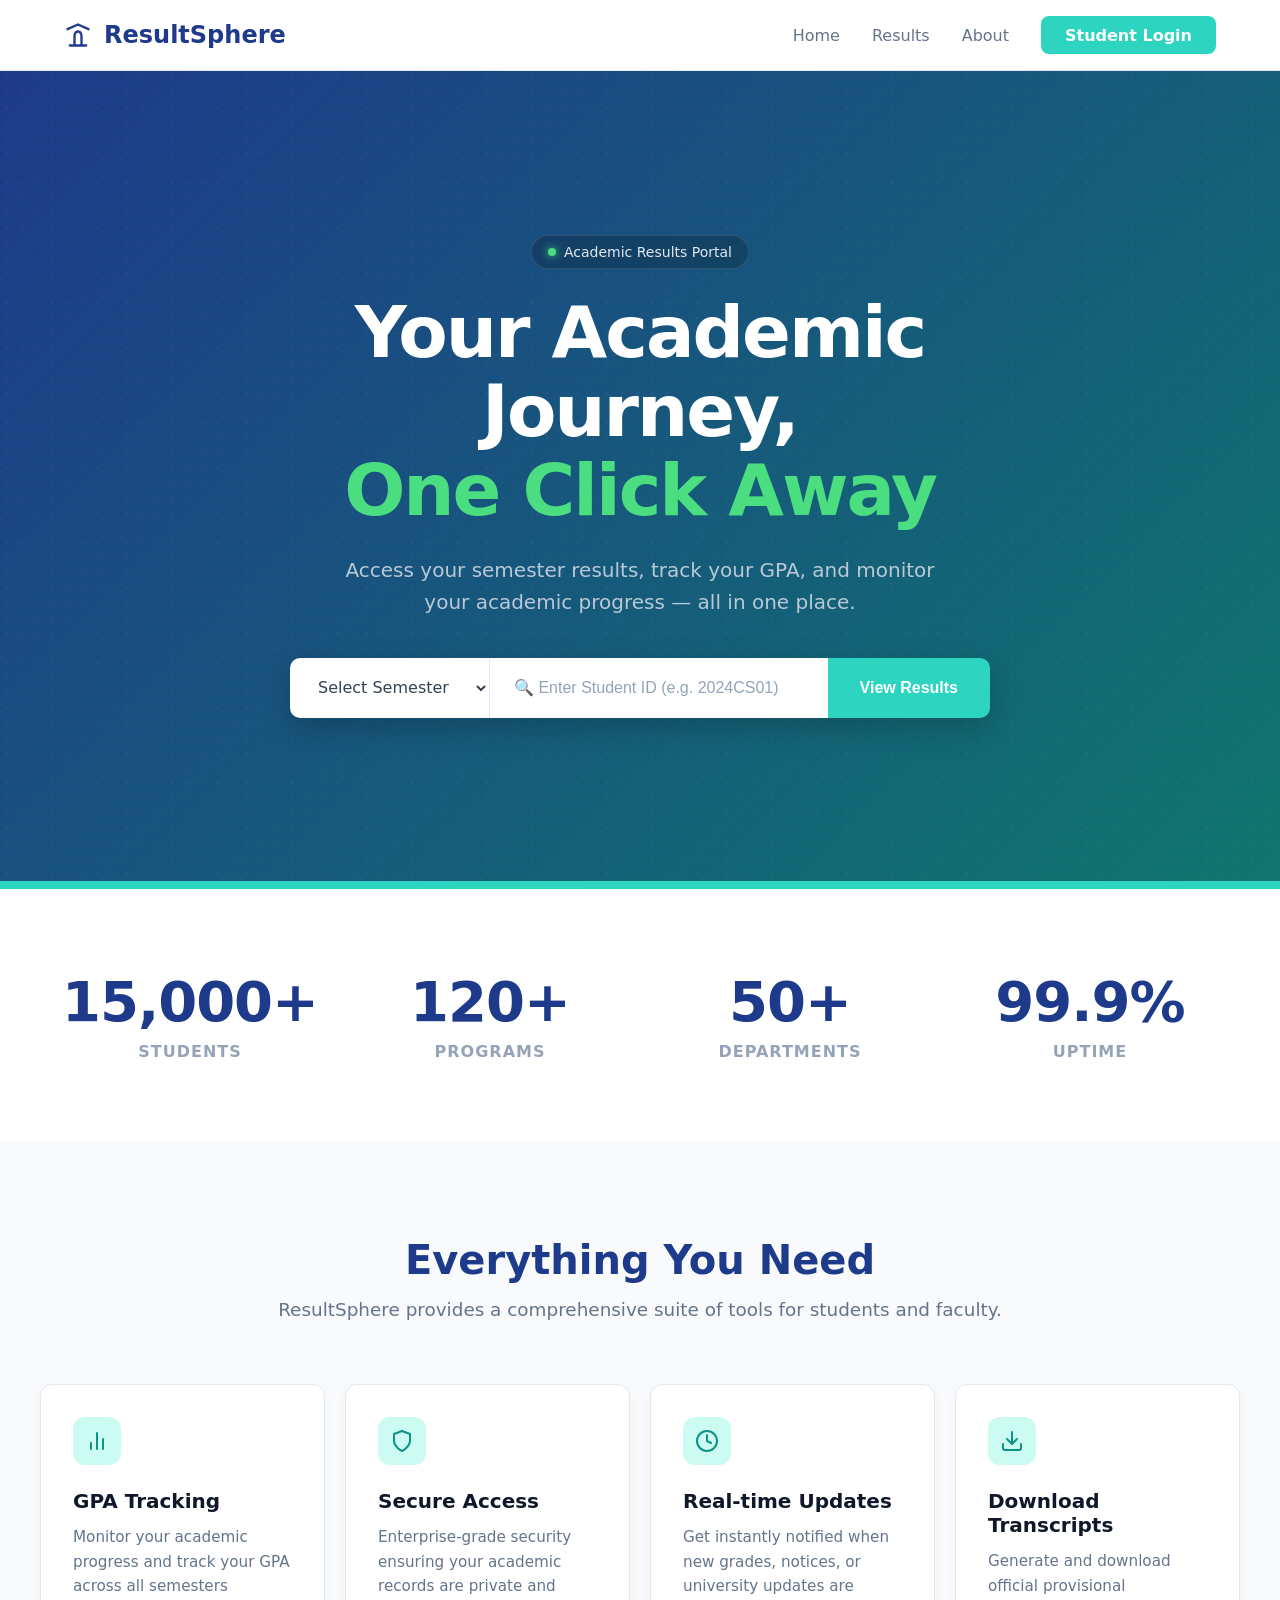
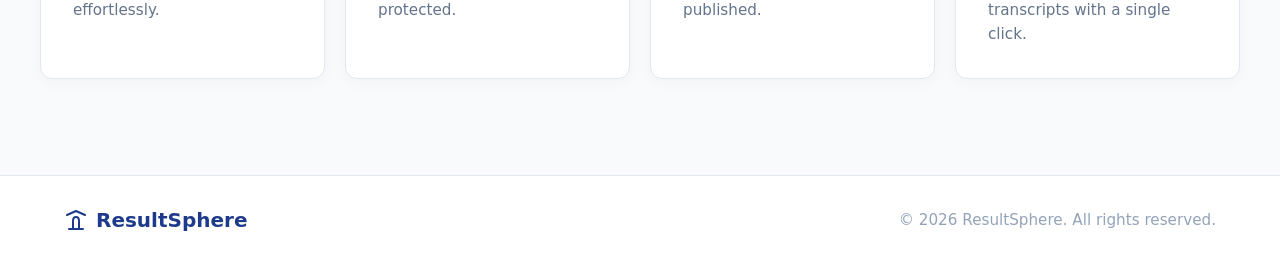
<file: index.html>
<!DOCTYPE html>
<html lang="en">
<head>
    <meta charset="UTF-8">
    <meta name="viewport" content="width=device-width, initial-scale=1.0">
    <title>ResultSphere | Academic Portal</title>
    <link rel="stylesheet" href="style.css">
</head>
<body class="hero-body">
    
    <!-- 1. The Navigation Bar -->
    <header class="hero-navbar">
        <div class="hero-logo">
            <!-- A simple, clean SVG icon -->
            <svg width="28" height="28" viewBox="0 0 24 24" fill="none" xmlns="http://www.w3.org/2000/svg"><path d="M9 21V12.9999C9 12.9999 9.00001 8.99999 12 8.99999C15 8.99999 15 13 15 13V21M5 21H19M3 6.99999L12 3L21 6.99999" stroke="#1e3a8a" stroke-width="2" stroke-linecap="round" stroke-linejoin="round"/></svg>
            <span>ResultSphere</span>
        </div>
        <nav class="hero-nav-links" id="navLinks">
            <a href="index.html">Home</a>
            <a href="result.html">Results</a>
            <a href="about.html">About</a>
            <a href="login.html" id="authBtn" class="hero-login-btn">Student Login</a>
        </nav>
    </header>

    <!-- 2. The Hero Section -->
    <main class="hero-section">
        <div class="hero-content">
            <!-- 3. The Pill Badge -->
            <div class="hero-badge">
                <span class="glowing-dot"></span>
                Academic Results Portal
            </div>

            <!-- The Main Heading -->
            <h1 class="hero-heading">
                Your Academic Journey,<br>
                <span class="highlight-text">One Click Away</span>
            </h1>

            <!-- The Subtitle -->
            <p class="hero-subtitle">
                Access your semester results, track your GPA, and monitor your academic progress — all in one place.
            </p>

            <!-- 4. The Search/Action Bar -->
            <div class="hero-action-bar">
                <select id="semesterSelect" class="hero-select">
                    <option value="">Select Semester</option>
                    <option value="1">1st Semester</option>
                    <option value="2">2nd Semester</option>
                    <option value="3">3rd Semester</option>
                    <option value="4">4th Semester</option>
                    <option value="5">5th Semester</option>
                    <option value="6">6th Semester</option>
                    <option value="7">7th Semester</option>
                    <option value="8">8th Semester</option>
                </select>
                <input type="text" id="studentSearchInput" class="hero-input" placeholder="🔍 Enter Student ID (e.g. 2024CS01)">
                <button id="searchBtn" class="hero-button">View Results</button>
            </div>
        </div>
    </main>

    <!-- 1. The Stats Banner -->
    <section class="hero-stats-banner">
        <div class="stats-top-border"></div>
        <div class="stats-grid">
            <div class="stat-item">
                <h3 class="stat-number">15,000+</h3>
                <p class="stat-text">Students</p>
            </div>
            <div class="stat-item">
                <h3 class="stat-number">120+</h3>
                <p class="stat-text">Programs</p>
            </div>
            <div class="stat-item">
                <h3 class="stat-number">50+</h3>
                <p class="stat-text">Departments</p>
            </div>
            <div class="stat-item">
                <h3 class="stat-number">99.9%</h3>
                <p class="stat-text">Uptime</p>
            </div>
        </div>
    </section>

    <!-- 2. The Features Section -->
    <section class="hero-features-section">
        <div class="features-header">
            <h2>Everything You Need</h2>
            <p>ResultSphere provides a comprehensive suite of tools for students and faculty.</p>
        </div>
        
        <div class="features-grid">
            <!-- Card 1 -->
            <div class="feature-card">
                <div class="feature-icon"><svg width="24" height="24" viewBox="0 0 24 24" fill="none" stroke="currentColor" stroke-width="2" stroke-linecap="round" stroke-linejoin="round"><path d="M18 20V10M12 20V4M6 20v-6"/></svg></div>
                <h3 class="feature-title">GPA Tracking</h3>
                <p class="feature-desc">Monitor your academic progress and track your GPA across all semesters effortlessly.</p>
            </div>
            
            <!-- Card 2 -->
            <div class="feature-card">
                <div class="feature-icon"><svg width="24" height="24" viewBox="0 0 24 24" fill="none" stroke="currentColor" stroke-width="2" stroke-linecap="round" stroke-linejoin="round"><path d="M12 22s8-4 8-10V5l-8-3-8 3v7c0 6 8 10 8 10z"/></svg></div>
                <h3 class="feature-title">Secure Access</h3>
                <p class="feature-desc">Enterprise-grade security ensuring your academic records are private and protected.</p>
            </div>
            
            <!-- Card 3 -->
            <div class="feature-card">
                <div class="feature-icon"><svg width="24" height="24" viewBox="0 0 24 24" fill="none" stroke="currentColor" stroke-width="2" stroke-linecap="round" stroke-linejoin="round"><circle cx="12" cy="12" r="10"/><path d="M12 6v6l4 2"/></svg></div>
                <h3 class="feature-title">Real-time Updates</h3>
                <p class="feature-desc">Get instantly notified when new grades, notices, or university updates are published.</p>
            </div>
            
            <!-- Card 4 -->
            <div class="feature-card">
                <div class="feature-icon"><svg width="24" height="24" viewBox="0 0 24 24" fill="none" stroke="currentColor" stroke-width="2" stroke-linecap="round" stroke-linejoin="round"><path d="M21 15v4a2 2 0 0 1-2 2H5a2 2 0 0 1-2-2v-4M7 10l5 5 5-5M12 15V3"/></svg></div>
                <h3 class="feature-title">Download Transcripts</h3>
                <p class="feature-desc">Generate and download official provisional transcripts with a single click.</p>
            </div>
        </div>
    </section>

    <!-- 4. The Footer -->
    <footer class="hero-footer" style="display: flex; justify-content: space-between;">
        <div class="footer-logo">
            <svg width="24" height="24" viewBox="0 0 24 24" fill="none" xmlns="http://www.w3.org/2000/svg" style="vertical-align: middle; margin-right: 8px;"><path d="M9 21V12.9999C9 12.9999 9.00001 8.99999 12 8.99999C15 8.99999 15 13 15 13V21M5 21H19M3 6.99999L12 3L21 6.99999" stroke="#1e3a8a" stroke-width="2" stroke-linecap="round" stroke-linejoin="round"/></svg>
            <span>ResultSphere</span>
        </div>
        <div class="footer-copyright">© 2026 ResultSphere. All rights reserved.</div>
    </footer>

    <!-- 5. Mock Database & Search Logic -->
    <script>
        // --- STEP 1: Define the Mock Database ---
        const studentDatabase = [
            {
                name: "Gourav",
                rollNo: "2024CS01",
                course: "B.Tech CSE",
                semester: "6th Semester",
                batch: "2022-2026",
                email: "student@iilm.edu",
                phone: "+91-9876543210",
                dob: "15 Aug 2003",
                address: "Greater Noida, UP",
                results: {
                    "1st Semester": [
                        { subjectName: "Mathematics I", maxMarks: 100, marksObtained: 88, grade: "A+" },
                        { subjectName: "Physics", maxMarks: 100, marksObtained: 82, grade: "A+" },
                        { subjectName: "Basic Electrical Engineering", maxMarks: 100, marksObtained: 90, grade: "O" },
                        { subjectName: "Programming for Problem Solving", maxMarks: 100, marksObtained: 95, grade: "O" }
                    ],
                    "2nd Semester": [
                        { subjectName: "Mathematics II", maxMarks: 100, marksObtained: 85, grade: "A+" },
                        { subjectName: "Chemistry", maxMarks: 100, marksObtained: 80, grade: "A+" },
                        { subjectName: "Engineering Graphics", maxMarks: 100, marksObtained: 78, grade: "A" },
                        { subjectName: "Data Structures", maxMarks: 100, marksObtained: 92, grade: "O" }
                    ],
                    "3rd Semester": [
                        { subjectName: "Mathematics III", maxMarks: 100, marksObtained: 89, grade: "A+" },
                        { subjectName: "Object Oriented Programming", maxMarks: 100, marksObtained: 94, grade: "O" },
                        { subjectName: "Analog and Digital Electronics", maxMarks: 100, marksObtained: 84, grade: "A+" },
                        { subjectName: "Computer Organization", maxMarks: 100, marksObtained: 88, grade: "A+" }
                    ],
                    "4th Semester": [
                        { subjectName: "Discrete Mathematics", maxMarks: 100, marksObtained: 91, grade: "O" },
                        { subjectName: "Operating Systems", maxMarks: 100, marksObtained: 87, grade: "A+" },
                        { subjectName: "Design and Analysis of Algorithms", maxMarks: 100, marksObtained: 90, grade: "O" },
                        { subjectName: "Database Management Systems", maxMarks: 100, marksObtained: 95, grade: "O" }
                    ],
                    "5th Semester": [
                        { subjectName: "Formal Languages and Automata", maxMarks: 100, marksObtained: 85, grade: "A+" },
                        { subjectName: "Computer Networks", maxMarks: 100, marksObtained: 89, grade: "A+" },
                        { subjectName: "Software Engineering", maxMarks: 100, marksObtained: 92, grade: "O" },
                        { subjectName: "Microprocessors", maxMarks: 100, marksObtained: 86, grade: "A+" }
                    ],
                    "6th Semester": [
                        { subjectName: "Web Technology", maxMarks: 100, marksObtained: 95, grade: "O" },
                        { subjectName: "Machine Learning", maxMarks: 100, marksObtained: 92, grade: "O" },
                        { subjectName: "Python Programming", maxMarks: 100, marksObtained: 88, grade: "A+" },
                        { subjectName: "Compiler Design", maxMarks: 100, marksObtained: 85, grade: "A+" }
                    ]
                }
            },
            {
                name: "Aarav Sharma",
                rollNo: "2024CS02",
                course: "B.Tech CSE",
                semester: "6th Semester",
                batch: "2022-2026",
                email: "aarav.sharma@iilm.edu",
                phone: "+91-9876543211",
                dob: "10 Nov 2004",
                address: "New Delhi, DL",
                results: {
                    "1st Semester": [
                        { subjectName: "Mathematics I", maxMarks: 100, marksObtained: 65, grade: "B+" },
                        { subjectName: "Physics", maxMarks: 100, marksObtained: 68, grade: "B+" },
                        { subjectName: "Basic Electrical Engineering", maxMarks: 100, marksObtained: 60, grade: "B+" },
                        { subjectName: "Programming for Problem Solving", maxMarks: 100, marksObtained: 70, grade: "A" }
                    ],
                    "2nd Semester": [
                        { subjectName: "Mathematics II", maxMarks: 100, marksObtained: 62, grade: "B+" },
                        { subjectName: "Chemistry", maxMarks: 100, marksObtained: 66, grade: "B+" },
                        { subjectName: "Engineering Graphics", maxMarks: 100, marksObtained: 58, grade: "B" },
                        { subjectName: "Data Structures", maxMarks: 100, marksObtained: 72, grade: "A" }
                    ],
                    "3rd Semester": [
                        { subjectName: "Mathematics III", maxMarks: 100, marksObtained: 60, grade: "B+" },
                        { subjectName: "Object Oriented Programming", maxMarks: 100, marksObtained: 75, grade: "A" },
                        { subjectName: "Analog and Digital Electronics", maxMarks: 100, marksObtained: 64, grade: "B+" },
                        { subjectName: "Computer Organization", maxMarks: 100, marksObtained: 68, grade: "B+" }
                    ],
                    "4th Semester": [
                        { subjectName: "Discrete Mathematics", maxMarks: 100, marksObtained: 65, grade: "B+" },
                        { subjectName: "Operating Systems", maxMarks: 100, marksObtained: 70, grade: "A" },
                        { subjectName: "Design and Analysis of Algorithms", maxMarks: 100, marksObtained: 66, grade: "B+" },
                        { subjectName: "Database Management Systems", maxMarks: 100, marksObtained: 74, grade: "A" }
                    ],
                    "5th Semester": [
                        { subjectName: "Formal Languages and Automata", maxMarks: 100, marksObtained: 61, grade: "B+" },
                        { subjectName: "Computer Networks", maxMarks: 100, marksObtained: 69, grade: "B+" },
                        { subjectName: "Software Engineering", maxMarks: 100, marksObtained: 72, grade: "A" },
                        { subjectName: "Microprocessors", maxMarks: 100, marksObtained: 65, grade: "B+" }
                    ],
                    "6th Semester": [
                        { subjectName: "Web Technology", maxMarks: 100, marksObtained: 75, grade: "A" },
                        { subjectName: "Machine Learning", maxMarks: 100, marksObtained: 68, grade: "B+" },
                        { subjectName: "Python Programming", maxMarks: 100, marksObtained: 70, grade: "A" },
                        { subjectName: "Compiler Design", maxMarks: 100, marksObtained: 62, grade: "B+" }
                    ]
                }
            },
            {
                name: "Priya Patel",
                rollNo: "2024CS03",
                course: "B.Tech CSE",
                semester: "6th Semester",
                batch: "2022-2026",
                email: "priya.patel@iilm.edu",
                phone: "+91-9876543212",
                dob: "22 Mar 2004",
                address: "Gurugram, HR",
                results: {
                    "1st Semester": [
                        { subjectName: "Mathematics I", maxMarks: 100, marksObtained: 95, grade: "O" },
                        { subjectName: "Physics", maxMarks: 100, marksObtained: 94, grade: "O" },
                        { subjectName: "Basic Electrical Engineering", maxMarks: 100, marksObtained: 98, grade: "O" },
                        { subjectName: "Programming for Problem Solving", maxMarks: 100, marksObtained: 99, grade: "O" }
                    ],
                    "2nd Semester": [
                        { subjectName: "Mathematics II", maxMarks: 100, marksObtained: 96, grade: "O" },
                        { subjectName: "Chemistry", maxMarks: 100, marksObtained: 95, grade: "O" },
                        { subjectName: "Engineering Graphics", maxMarks: 100, marksObtained: 92, grade: "O" },
                        { subjectName: "Data Structures", maxMarks: 100, marksObtained: 98, grade: "O" }
                    ],
                    "3rd Semester": [
                        { subjectName: "Mathematics III", maxMarks: 100, marksObtained: 97, grade: "O" },
                        { subjectName: "Object Oriented Programming", maxMarks: 100, marksObtained: 99, grade: "O" },
                        { subjectName: "Analog and Digital Electronics", maxMarks: 100, marksObtained: 94, grade: "O" },
                        { subjectName: "Computer Organization", maxMarks: 100, marksObtained: 96, grade: "O" }
                    ],
                    "4th Semester": [
                        { subjectName: "Discrete Mathematics", maxMarks: 100, marksObtained: 98, grade: "O" },
                        { subjectName: "Operating Systems", maxMarks: 100, marksObtained: 95, grade: "O" },
                        { subjectName: "Design and Analysis of Algorithms", maxMarks: 100, marksObtained: 97, grade: "O" },
                        { subjectName: "Database Management Systems", maxMarks: 100, marksObtained: 99, grade: "O" }
                    ],
                    "5th Semester": [
                        { subjectName: "Formal Languages and Automata", maxMarks: 100, marksObtained: 94, grade: "O" },
                        { subjectName: "Computer Networks", maxMarks: 100, marksObtained: 96, grade: "O" },
                        { subjectName: "Software Engineering", maxMarks: 100, marksObtained: 98, grade: "O" },
                        { subjectName: "Microprocessors", maxMarks: 100, marksObtained: 95, grade: "O" }
                    ],
                    "6th Semester": [
                        { subjectName: "Web Technology", maxMarks: 100, marksObtained: 98, grade: "O" },
                        { subjectName: "Machine Learning", maxMarks: 100, marksObtained: 97, grade: "O" },
                        { subjectName: "Python Programming", maxMarks: 100, marksObtained: 99, grade: "O" },
                        { subjectName: "Compiler Design", maxMarks: 100, marksObtained: 96, grade: "O" }
                    ]
                }
            },
            {
                name: "Rahul Verma",
                rollNo: "2024CS04",
                course: "B.Tech CSE",
                semester: "6th Semester",
                batch: "2022-2026",
                email: "rahul.verma@iilm.edu",
                phone: "+91-9876543213",
                dob: "05 Jun 2003",
                address: "Noida, UP",
                results: {
                    "1st Semester": [
                        { subjectName: "Mathematics I", maxMarks: 100, marksObtained: 55, grade: "B" },
                        { subjectName: "Physics", maxMarks: 100, marksObtained: 60, grade: "B+" },
                        { subjectName: "Basic Electrical Engineering", maxMarks: 100, marksObtained: 58, grade: "B" },
                        { subjectName: "Programming for Problem Solving", maxMarks: 100, marksObtained: 65, grade: "B+" }
                    ],
                    "2nd Semester": [
                        { subjectName: "Mathematics II", maxMarks: 100, marksObtained: 50, grade: "B" },
                        { subjectName: "Chemistry", maxMarks: 100, marksObtained: 54, grade: "B" },
                        { subjectName: "Engineering Graphics", maxMarks: 100, marksObtained: 62, grade: "B+" },
                        { subjectName: "Data Structures", maxMarks: 100, marksObtained: 55, grade: "B" }
                    ],
                    "3rd Semester": [
                        { subjectName: "Mathematics III", maxMarks: 100, marksObtained: 35, grade: "F" },
                        { subjectName: "Object Oriented Programming", maxMarks: 100, marksObtained: 60, grade: "B+" },
                        { subjectName: "Analog and Digital Electronics", maxMarks: 100, marksObtained: 50, grade: "B" },
                        { subjectName: "Computer Organization", maxMarks: 100, marksObtained: 52, grade: "B" }
                    ],
                    "4th Semester": [
                        { subjectName: "Discrete Mathematics", maxMarks: 100, marksObtained: 45, grade: "C" },
                        { subjectName: "Operating Systems", maxMarks: 100, marksObtained: 55, grade: "B" },
                        { subjectName: "Design and Analysis of Algorithms", maxMarks: 100, marksObtained: 50, grade: "B" },
                        { subjectName: "Database Management Systems", maxMarks: 100, marksObtained: 60, grade: "B+" }
                    ],
                    "5th Semester": [
                        { subjectName: "Formal Languages and Automata", maxMarks: 100, marksObtained: 40, grade: "C" },
                        { subjectName: "Computer Networks", maxMarks: 100, marksObtained: 52, grade: "B" },
                        { subjectName: "Software Engineering", maxMarks: 100, marksObtained: 58, grade: "B" },
                        { subjectName: "Microprocessors", maxMarks: 100, marksObtained: 45, grade: "C" }
                    ],
                    "6th Semester": [
                        { subjectName: "Web Technology", maxMarks: 100, marksObtained: 60, grade: "B+" },
                        { subjectName: "Machine Learning", maxMarks: 100, marksObtained: 55, grade: "B" },
                        { subjectName: "Python Programming", maxMarks: 100, marksObtained: 58, grade: "B" },
                        { subjectName: "Compiler Design", maxMarks: 100, marksObtained: 28, grade: "F" }
                    ]
                }
            },
            {
                name: "Kavya Singh",
                rollNo: "2024CS05",
                course: "B.Tech CSE",
                semester: "6th Semester",
                batch: "2022-2026",
                email: "kavya.singh@iilm.edu",
                phone: "+91-9876543214",
                dob: "18 Dec 2004",
                address: "Delhi, DL",
                results: {
                    "1st Semester": [
                        { subjectName: "Mathematics I", maxMarks: 100, marksObtained: 75, grade: "A" },
                        { subjectName: "Physics", maxMarks: 100, marksObtained: 70, grade: "A" },
                        { subjectName: "Basic Electrical Engineering", maxMarks: 100, marksObtained: 72, grade: "A" },
                        { subjectName: "Programming for Problem Solving", maxMarks: 100, marksObtained: 78, grade: "A" }
                    ],
                    "2nd Semester": [
                        { subjectName: "Mathematics II", maxMarks: 100, marksObtained: 74, grade: "A" },
                        { subjectName: "Chemistry", maxMarks: 100, marksObtained: 76, grade: "A" },
                        { subjectName: "Engineering Graphics", maxMarks: 100, marksObtained: 70, grade: "A" },
                        { subjectName: "Data Structures", maxMarks: 100, marksObtained: 80, grade: "A+" }
                    ],
                    "3rd Semester": [
                        { subjectName: "Mathematics III", maxMarks: 100, marksObtained: 68, grade: "B+" },
                        { subjectName: "Object Oriented Programming", maxMarks: 100, marksObtained: 82, grade: "A+" },
                        { subjectName: "Analog and Digital Electronics", maxMarks: 100, marksObtained: 75, grade: "A" },
                        { subjectName: "Computer Organization", maxMarks: 100, marksObtained: 77, grade: "A" }
                    ],
                    "4th Semester": [
                        { subjectName: "Discrete Mathematics", maxMarks: 100, marksObtained: 70, grade: "A" },
                        { subjectName: "Operating Systems", maxMarks: 100, marksObtained: 32, grade: "F" },
                        { subjectName: "Design and Analysis of Algorithms", maxMarks: 100, marksObtained: 75, grade: "A" },
                        { subjectName: "Database Management Systems", maxMarks: 100, marksObtained: 80, grade: "A+" }
                    ],
                    "5th Semester": [
                        { subjectName: "Formal Languages and Automata", maxMarks: 100, marksObtained: 65, grade: "B+" },
                        { subjectName: "Computer Networks", maxMarks: 100, marksObtained: 74, grade: "A" },
                        { subjectName: "Software Engineering", maxMarks: 100, marksObtained: 78, grade: "A" },
                        { subjectName: "Microprocessors", maxMarks: 100, marksObtained: 70, grade: "A" }
                    ],
                    "6th Semester": [
                        { subjectName: "Web Technology", maxMarks: 100, marksObtained: 82, grade: "A+" },
                        { subjectName: "Machine Learning", maxMarks: 100, marksObtained: 75, grade: "A" },
                        { subjectName: "Python Programming", maxMarks: 100, marksObtained: 80, grade: "A+" },
                        { subjectName: "Compiler Design", maxMarks: 100, marksObtained: 72, grade: "A" }
                    ]
                }
            }
        ];

        // --- Dynamic Navbar Logic ---
        const activeSession = localStorage.getItem('activeStudent');
        if (activeSession) {
            const student = JSON.parse(activeSession);
            const firstName = student.name.split(' ')[0]; // Extract first name
            
            const authBtn = document.getElementById('authBtn');
            authBtn.textContent = '👤 Hi, ' + firstName;
            authBtn.href = 'profile.html';
            
            const logoutBtn = document.createElement('button');
            logoutBtn.textContent = 'Logout';
            logoutBtn.className = 'hero-logout-btn';
            logoutBtn.addEventListener('click', function() {
                localStorage.removeItem('activeStudent');
                window.location.reload();
            });
            
            document.getElementById('navLinks').appendChild(logoutBtn);
        }

        const searchBtn = document.getElementById('searchBtn');
        const searchInput = document.getElementById('studentSearchInput');

        searchBtn.addEventListener('click', function(event) {
            event.preventDefault(); 
            const enteredId = searchInput.value.trim();
            const selectedSem = document.getElementById('semesterSelect').value;
            
            if (!selectedSem) {
                alert('Please select a semester.');
                return;
            }

            const foundStudent = studentDatabase.find(student => student.rollNo === enteredId);

            if (!foundStudent) {
                alert('Student ID not found. Please try again.');
            } else {
                // Save the selected semester
                localStorage.setItem('selectedSemester', selectedSem);
                // Save the found student specifically to 'activeStudent' in localStorage
                localStorage.setItem('activeStudent', JSON.stringify(foundStudent));
                // Redirect to the Result page
                window.location.href = 'result.html';
            }
        });
    </script>
</body>
</html>
</file>
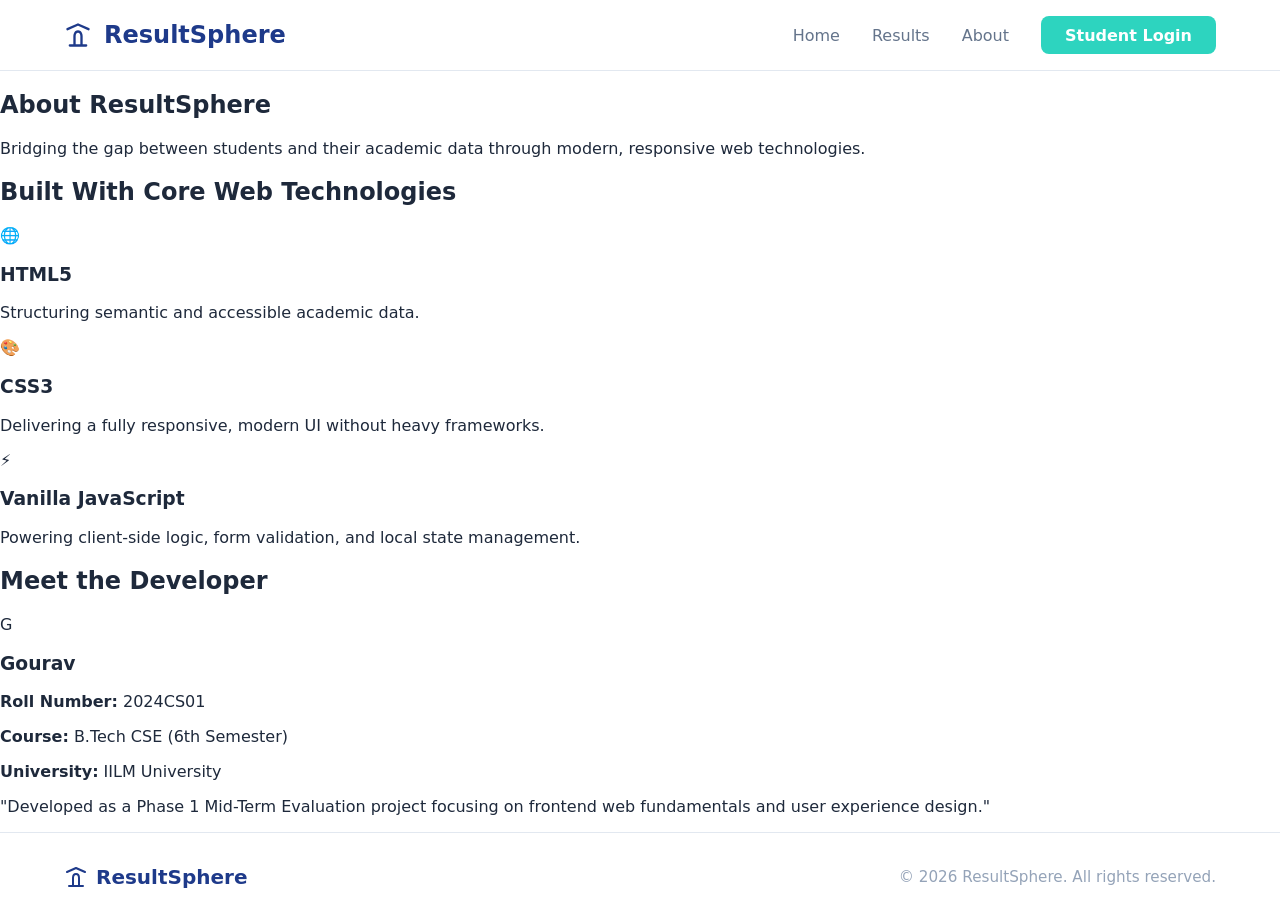
<file: about.html>
<!DOCTYPE html>
<html lang="en">
<head>
    <meta charset="UTF-8">
    <meta name="viewport" content="width=device-width, initial-scale=1.0">
    <title>ResultSphere | About</title>
    <link rel="stylesheet" href="style.css">
</head>
<body class="hero-body">
    
    <!-- 1. Page Header -->
    <header class="hero-navbar">
        <a href="index.html" class="hero-logo" style="text-decoration: none;">
            <svg width="28" height="28" viewBox="0 0 24 24" fill="none" xmlns="http://www.w3.org/2000/svg"><path d="M9 21V12.9999C9 12.9999 9.00001 8.99999 12 8.99999C15 8.99999 15 13 15 13V21M5 21H19M3 6.99999L12 3L21 6.99999" stroke="#1e3a8a" stroke-width="2" stroke-linecap="round" stroke-linejoin="round"/></svg>
            <span>ResultSphere</span>
        </a>
        <nav class="hero-nav-links" id="navLinks">
            <a href="index.html">Home</a>
            <a href="result.html">Results</a>
            <a href="about.html" class="active">About</a>
            <a href="login.html" id="authBtn" class="hero-login-btn">Student Login</a>
        </nav>
    </header>

    <!-- 2. Hero Section (The Mission) -->
    <section class="about-hero">
        <div class="about-hero-content">
            <h1>About ResultSphere</h1>
            <p>Bridging the gap between students and their academic data through modern, responsive web technologies.</p>
        </div>
    </section>

    <!-- 3. The 'Behind the Platform' Section (Tech Stack) -->
    <section class="tech-section">
        <h2>Built With Core Web Technologies</h2>
        <div class="tech-grid">
            <div class="tech-card">
                <div class="tech-icon">🌐</div>
                <h3>HTML5</h3>
                <p>Structuring semantic and accessible academic data.</p>
            </div>
            <div class="tech-card">
                <div class="tech-icon">🎨</div>
                <h3>CSS3</h3>
                <p>Delivering a fully responsive, modern UI without heavy frameworks.</p>
            </div>
            <div class="tech-card">
                <div class="tech-icon">⚡</div>
                <h3>Vanilla JavaScript</h3>
                <p>Powering client-side logic, form validation, and local state management.</p>
            </div>
        </div>
    </section>

    <!-- 4. Developer Profile Section -->
    <section class="dev-section">
        <h2>Meet the Developer</h2>
        <div class="dev-card">
            <div class="dev-avatar-wrapper">G</div>
            <h3>Gourav</h3>
            <div class="dev-info-list">
                <p><strong>Roll Number:</strong> 2024CS01</p>
                <p><strong>Course:</strong> B.Tech CSE (6th Semester)</p>
                <p><strong>University:</strong> IILM University</p>
            </div>
            <p class="dev-bio">"Developed as a Phase 1 Mid-Term Evaluation project focusing on frontend web fundamentals and user experience design."</p>
        </div>
    </section>

    <!-- 5. Standard Footer -->
    <footer class="hero-footer" style="display: flex; justify-content: space-between;">
        <div class="footer-logo">
            <svg width="24" height="24" viewBox="0 0 24 24" fill="none" xmlns="http://www.w3.org/2000/svg" style="vertical-align: middle; margin-right: 8px;"><path d="M9 21V12.9999C9 12.9999 9.00001 8.99999 12 8.99999C15 8.99999 15 13 15 13V21M5 21H19M3 6.99999L12 3L21 6.99999" stroke="#1e3a8a" stroke-width="2" stroke-linecap="round" stroke-linejoin="round"/></svg>
            <span>ResultSphere</span>
        </div>
        <div class="footer-copyright">© 2026 ResultSphere. All rights reserved.</div>
    </footer>
</body>
</html>
</file>
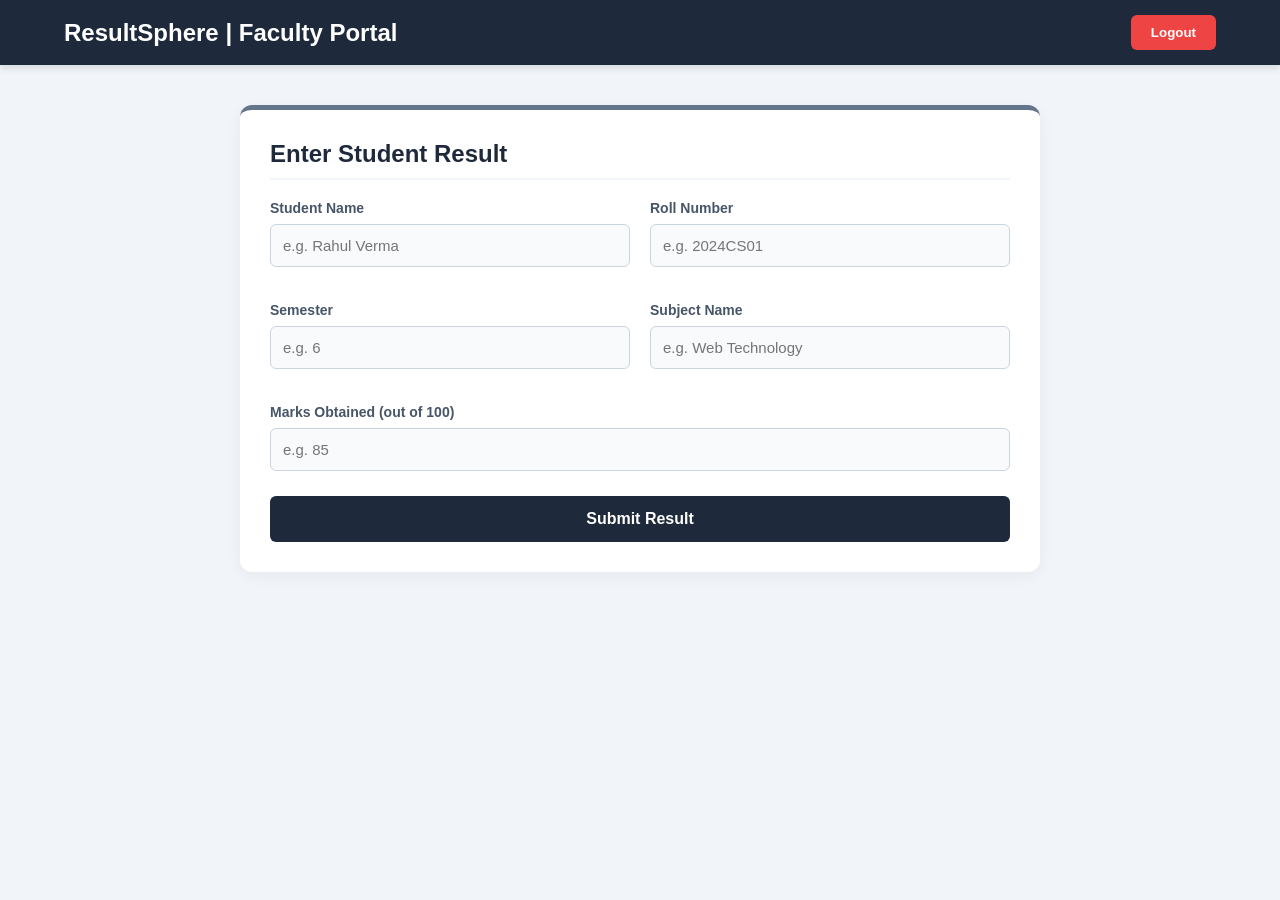
<file: admin-dashboard.html>
<!DOCTYPE html>
<html lang="en">
<head>
    <meta charset="UTF-8">
    <meta name="viewport" content="width=device-width, initial-scale=1.0">
    <title>Faculty Dashboard | ResultSphere</title>
    <style>
        body {
            margin: 0;
            padding: 0;
            font-family: 'Segoe UI', Tahoma, Geneva, Verdana, sans-serif;
            background-color: #f1f5f9;
            color: #1e293b;
        }
        .navbar {
            background: #1e293b; /* Deep Navy Blue */
            padding: 15px 5%;
            display: flex;
            justify-content: space-between;
            align-items: center;
            color: white;
            box-shadow: 0 4px 6px rgba(0,0,0,0.1);
        }
        .navbar h1 { margin: 0; font-size: 1.5rem; }
        .logout-btn {
            background-color: #ef4444;
            color: white;
            border: none;
            padding: 10px 20px;
            border-radius: 6px;
            cursor: pointer;
            font-weight: bold;
            transition: background 0.3s;
        }
        .logout-btn:hover { background-color: #dc2626; }
        .container {
            max-width: 800px;
            margin: 40px auto;
            padding: 0 20px;
        }
        .data-card {
            background: white;
            padding: 30px;
            border-radius: 12px;
            box-shadow: 0 4px 15px rgba(0,0,0,0.05);
            border-top: 5px solid #64748b; /* Slate gray accent */
        }
        .data-card h2 { 
            margin-top: 0; 
            color: #1e293b; 
            border-bottom: 2px solid #f1f5f9; 
            padding-bottom: 10px; 
        }
        .form-grid {
            display: grid;
            grid-template-columns: 1fr 1fr;
            gap: 20px;
        }
        .input-group { display: flex; flex-direction: column; margin-bottom: 15px; }
        .input-group.full-width { grid-column: 1 / -1; }
        .input-group label { margin-bottom: 8px; font-weight: 600; color: #475569; font-size: 14px; }
        .input-group input, .input-group select {
            padding: 12px;
            border: 1px solid #cbd5e1;
            border-radius: 6px;
            font-size: 15px;
            background: #f8fafc;
            outline: none;
            transition: border-color 0.3s;
        }
        .input-group input:focus, .input-group select:focus { border-color: #1e293b; background: white; }
        .submit-btn {
            background-color: #1e293b; /* Deep Navy */
            color: white;
            border: none;
            padding: 14px 24px;
            border-radius: 6px;
            font-size: 16px;
            font-weight: bold;
            cursor: pointer;
            width: 100%;
            margin-top: 10px;
            transition: background 0.3s;
        }
        .submit-btn:hover { background-color: #0f172a; }
        .success-msg {
            background-color: #dcfce7;
            color: #166534;
            padding: 15px;
            border-radius: 6px;
            margin-bottom: 20px;
            font-weight: 600;
            display: none;
            border: 1px solid #bbf7d0;
            text-align: center;
        }
    </style>
</head>
<body>
    <nav class="navbar">
        <h1>ResultSphere | Faculty Portal</h1>
        <button class="logout-btn" id="logoutBtn">Logout</button>
    </nav>

    <div class="container">
        <div class="data-card">
            <h2>Enter Student Result</h2>
            <div id="successMsg" class="success-msg">Success: Data Added to Database!</div>
            
            <form id="dataEntryForm">
                <div class="form-grid">
                    <div class="input-group">
                        <label>Student Name</label>
                        <input type="text" id="studentName" placeholder="e.g. Rahul Verma" required>
                    </div>
                    <div class="input-group">
                        <label>Roll Number</label>
                        <input type="text" id="rollNumber" placeholder="e.g. 2024CS01" required>
                    </div>
                    <div class="input-group">
                        <label>Semester</label>
                        <input type="number" id="semester" placeholder="e.g. 6" min="1" max="8" required>
                    </div>
                    <div class="input-group">
                        <label>Subject Name</label>
                        <input type="text" id="subjectName" placeholder="e.g. Web Technology" required>
                    </div>
                    <div class="input-group full-width">
                        <label>Marks Obtained (out of 100)</label>
                        <input type="number" id="marksObtained" placeholder="e.g. 85" min="0" max="100" required>
                    </div>
                </div>
                <button type="submit" class="submit-btn">Submit Result</button>
            </form>
        </div>
    </div>

    <script>
        document.addEventListener('DOMContentLoaded', () => {
            const form = document.getElementById('dataEntryForm');
            const successMsg = document.getElementById('successMsg');
            const logoutBtn = document.getElementById('logoutBtn');

            logoutBtn.addEventListener('click', () => {
                sessionStorage.clear();
                window.location.href = 'index.html';
            });

            form.addEventListener('submit', (e) => {
                e.preventDefault();

                // 1. Gather form inputs into a new object
                const newResult = {
                    name: document.getElementById('studentName').value.trim(),
                    rollNumber: document.getElementById('rollNumber').value.trim(),
                    semester: document.getElementById('semester').value.trim(),
                    subject: document.getElementById('subjectName').value.trim(),
                    marks: document.getElementById('marksObtained').value
                };

                // 2. Fetch the existing array from localStorage, or start a blank array if empty
                let resultsDatabase = JSON.parse(localStorage.getItem('studentResults')) || [];

                // 3. Add the new record to our array
                resultsDatabase.push(newResult);

                // 4. Save the array back to localStorage as a string
                localStorage.setItem('studentResults', JSON.stringify(resultsDatabase));

                // 5. Show success message and clear the form for the next student
                successMsg.style.display = 'block';
                form.reset();

                // Hide success message automatically after 3 seconds
                setTimeout(() => {
                    successMsg.style.display = 'none';
                }, 3000);
            });
        });
    </script>
</body>
</html>
</file>
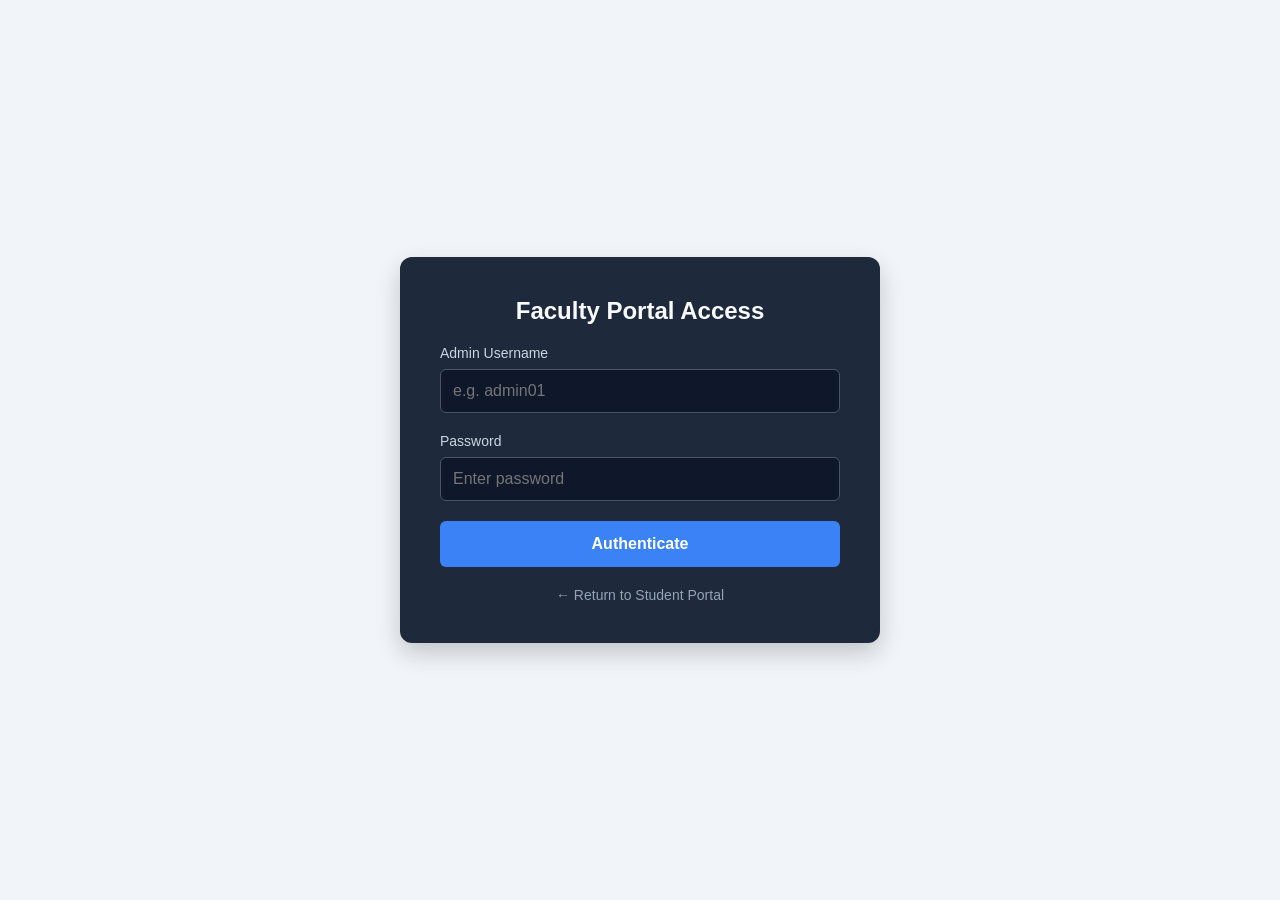
<file: admin-login.html>
<!DOCTYPE html>
<html lang="en">
<head>
    <meta charset="UTF-8">
    <meta name="viewport" content="width=device-width, initial-scale=1.0">
    <title>ResultSphere | Admin Portal</title>
    <style>
        body {
            margin: 0;
            padding: 0;
            font-family: 'Segoe UI', Tahoma, Geneva, Verdana, sans-serif;
            background-color: #f1f5f9;
            display: flex;
            justify-content: center;
            align-items: center;
            height: 100vh;
        }
        .admin-card {
            background: #1e293b; /* Deep Navy Blue Faculty Theme */
            color: white;
            padding: 40px;
            border-radius: 12px;
            box-shadow: 0 10px 25px rgba(0,0,0,0.2);
            width: 100%;
            max-width: 400px;
            text-align: center;
        }
        .admin-card h2 { margin-top: 0; color: #f8fafc; }
        .input-group { margin-bottom: 20px; text-align: left; }
        .input-group label { display: block; margin-bottom: 8px; color: #cbd5e1; font-size: 14px; }
        .input-group input {
            width: 100%;
            padding: 12px;
            border: 1px solid #475569;
            border-radius: 6px;
            background: #0f172a;
            color: white;
            box-sizing: border-box;
            font-size: 16px;
        }
        .input-group input:focus { outline: none; border-color: #3b82f6; }
        .login-btn {
            background-color: #3b82f6;
            color: white;
            border: none;
            padding: 14px;
            width: 100%;
            border-radius: 6px;
            font-size: 16px;
            font-weight: bold;
            cursor: pointer;
            transition: background-color 0.3s;
        }
        .login-btn:hover { background-color: #2563eb; }
        .error-message { color: #fca5a5; margin-top: 15px; display: none; font-size: 14px; }
        .back-link { display: block; margin-top: 20px; color: #94a3b8; text-decoration: none; font-size: 14px; }
        .back-link:hover { color: #cbd5e1; }
    </style>
</head>
<body>
    <div class="admin-card">
        <h2>Faculty Portal Access</h2>
        <form id="adminLoginForm">
            <div class="input-group">
                <label>Admin Username</label>
                <input type="text" id="adminUsername" placeholder="e.g. admin01" required>
            </div>
            <div class="input-group">
                <label>Password</label>
                <input type="password" id="adminPassword" placeholder="Enter password" required>
            </div>
            <button type="submit" class="login-btn">Authenticate</button>
            <p id="adminLoginError" class="error-message">Unauthorized Credentials.</p>
        </form>
        <a href="index.html" class="back-link">&larr; Return to Student Portal</a>
    </div>

    <script>
        document.addEventListener('DOMContentLoaded', () => {
            const form = document.getElementById('adminLoginForm');
            const userIn = document.getElementById('adminUsername');
            const passIn = document.getElementById('adminPassword');
            const errorMsg = document.getElementById('adminLoginError');

            form.addEventListener('submit', (e) => {
                e.preventDefault();
                errorMsg.style.display = 'none';

                const userVal = userIn.value.trim();
                const passVal = passIn.value.trim();

                // Strict hardcoded check
                if (userVal === 'admin01' && passVal === 'adminoo@') {
                    sessionStorage.setItem('activeAdmin', userVal);
                    window.location.href = 'admin-dashboard.html';
                } else {
                    errorMsg.style.display = 'block';
                    passIn.value = ''; // Clear password field for security
                }
            });
        });
    </script>
</body>
</html>
</file>
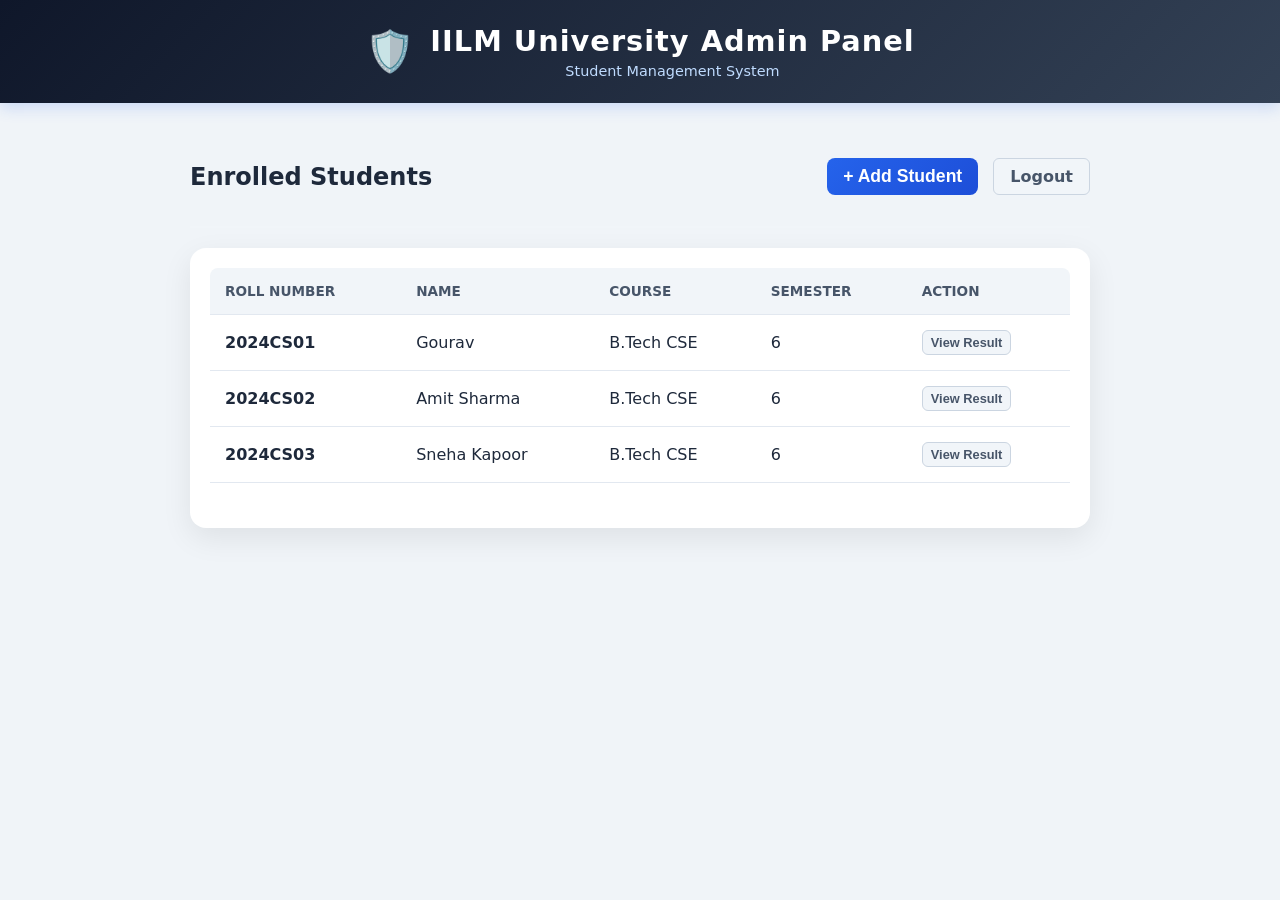
<file: admin.html>
<!DOCTYPE html>
<html lang="en">
<head>
    <meta charset="UTF-8">
    <meta name="viewport" content="width=device-width, initial-scale=1.0">
    <title>Admin Portal - IILM University</title>
    <link rel="stylesheet" href="style.css">
</head>
<body>
    <header class="main-header" style="background: linear-gradient(135deg, #0f172a 0%, #334155 100%);">
        <div class="header-content">
            <div class="logo">🛡️</div>
            <div>
                <h1>IILM University Admin Panel</h1>
                <p>Student Management System</p>
            </div>
        </div>
    </header>

    <div class="container" style="max-width: 900px;">
        <div class="card-header" style="margin-top: 20px;">
            <h2>Enrolled Students</h2>
            <div>
                <button class="btn-primary" style="display: inline-block; width: auto; padding: 8px 16px; margin-right: 10px;" onclick="alert('Student Addition Form Coming Soon!')">+ Add Student</button>
                <a href="index.html" class="btn-secondary">Logout</a>
            </div>
        </div>

        <div class="table-container result-card" style="padding: 20px;">
            <table class="result-table">
                <thead>
                    <tr>
                        <th>Roll Number</th>
                        <th>Name</th>
                        <th>Course</th>
                        <th>Semester</th>
                        <th>Action</th>
                    </tr>
                </thead>
                <tbody id="studentTableBody">
                    <!-- Populated by JS -->
                </tbody>
            </table>
        </div>
    </div>

    <script src="search.js"></script>
    <script>
        window.onload = function() {
            const tbody = document.getElementById('studentTableBody');
            mockDatabase.forEach(student => {
                tbody.innerHTML += `
                    <tr>
                        <td><strong>${student.rollNo}</strong></td><td>${student.name}</td><td>${student.course}</td><td>${student.semester}</td>
                        <td><button class="btn-secondary" style="padding: 4px 8px; font-size: 0.8rem;" onclick="viewStudent('${student.rollNo}', '${student.semester}')">View Result</button></td>
                    </tr>`;
            });
        };
        function viewStudent(roll, sem) {
            localStorage.setItem('activeStudent', JSON.stringify(mockDatabase.find(s => s.rollNo === roll && s.semester === sem)));
            window.location.href = "result.html";
        }
    </script>
</body>
</html>
</file>
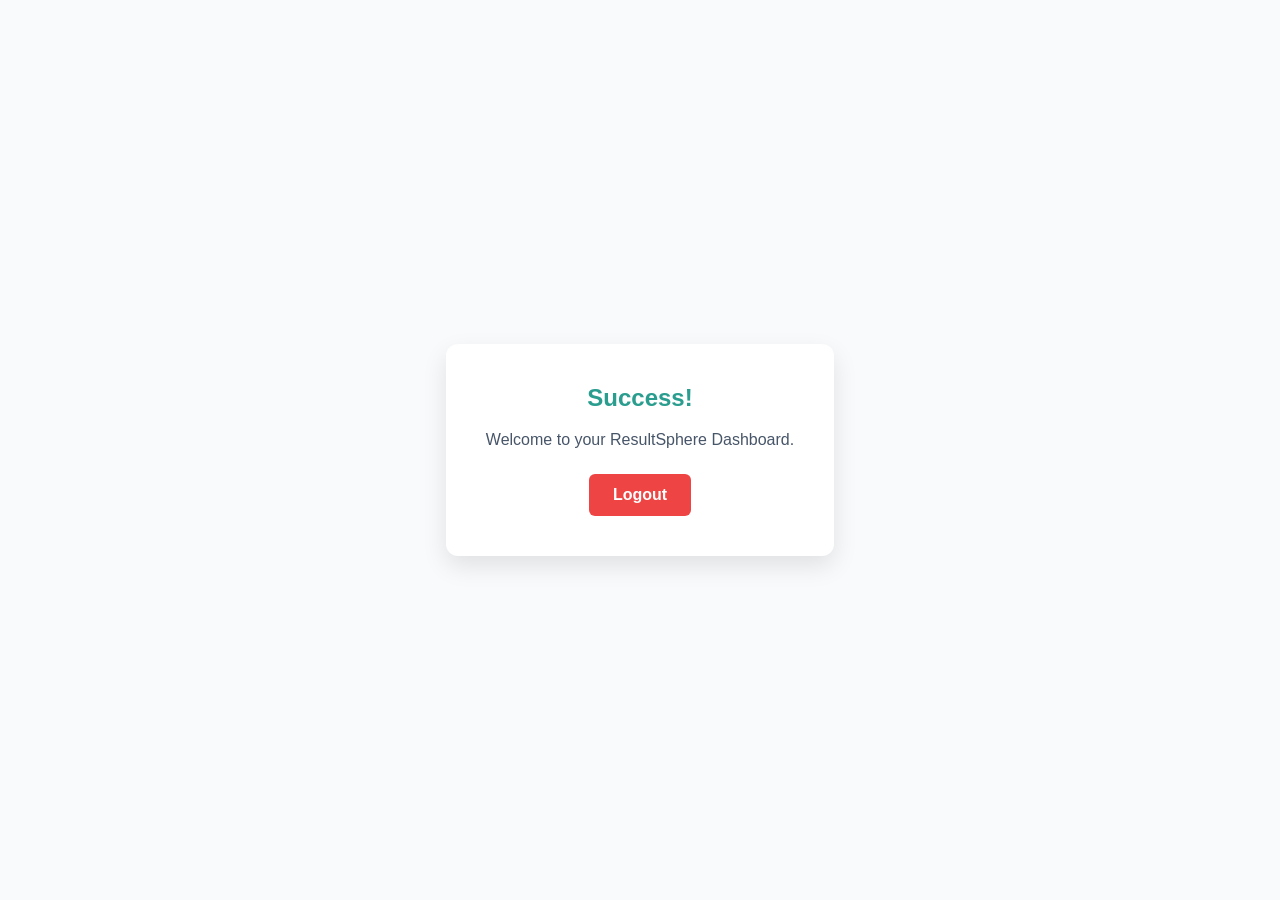
<file: dashboard.html>
<!DOCTYPE html>
<html lang="en">
<head>
    <meta charset="UTF-8">
    <meta name="viewport" content="width=device-width, initial-scale=1.0">
    <title>Dashboard | Academic Portal</title>
    <style>
        body {
            display: flex;
            justify-content: center;
            align-items: center;
            height: 100vh;
            margin: 0;
            background-color: #f8fafc;
            font-family: sans-serif;
        }
        .dashboard-card {
            background-color: #ffffff;
            border-radius: 12px;
            box-shadow: 0 10px 25px rgba(0,0,0,0.1);
            padding: 40px;
            text-align: center;
        }
        h2 {
            margin-top: 0;
        }
        .logout-btn {
            background-color: #ef4444;
            color: white;
            border: none;
            padding: 12px 24px;
            border-radius: 6px;
            font-size: 16px;
            font-weight: bold;
            cursor: pointer;
            transition: background-color 0.3s;
        }
        .logout-btn:hover {
            background-color: #dc2626;
        }
    </style>
</head>
<body>
    <div class="dashboard-card">
        <h2 style="color: #2a9d8f;">Success!</h2>
        <p style="color: #475569; margin-bottom: 25px;">Welcome to your ResultSphere Dashboard.</p>
        <button class="logout-btn" onclick="window.location.href='index.html'">Logout</button>
    </div>
</body>
</html>
</file>
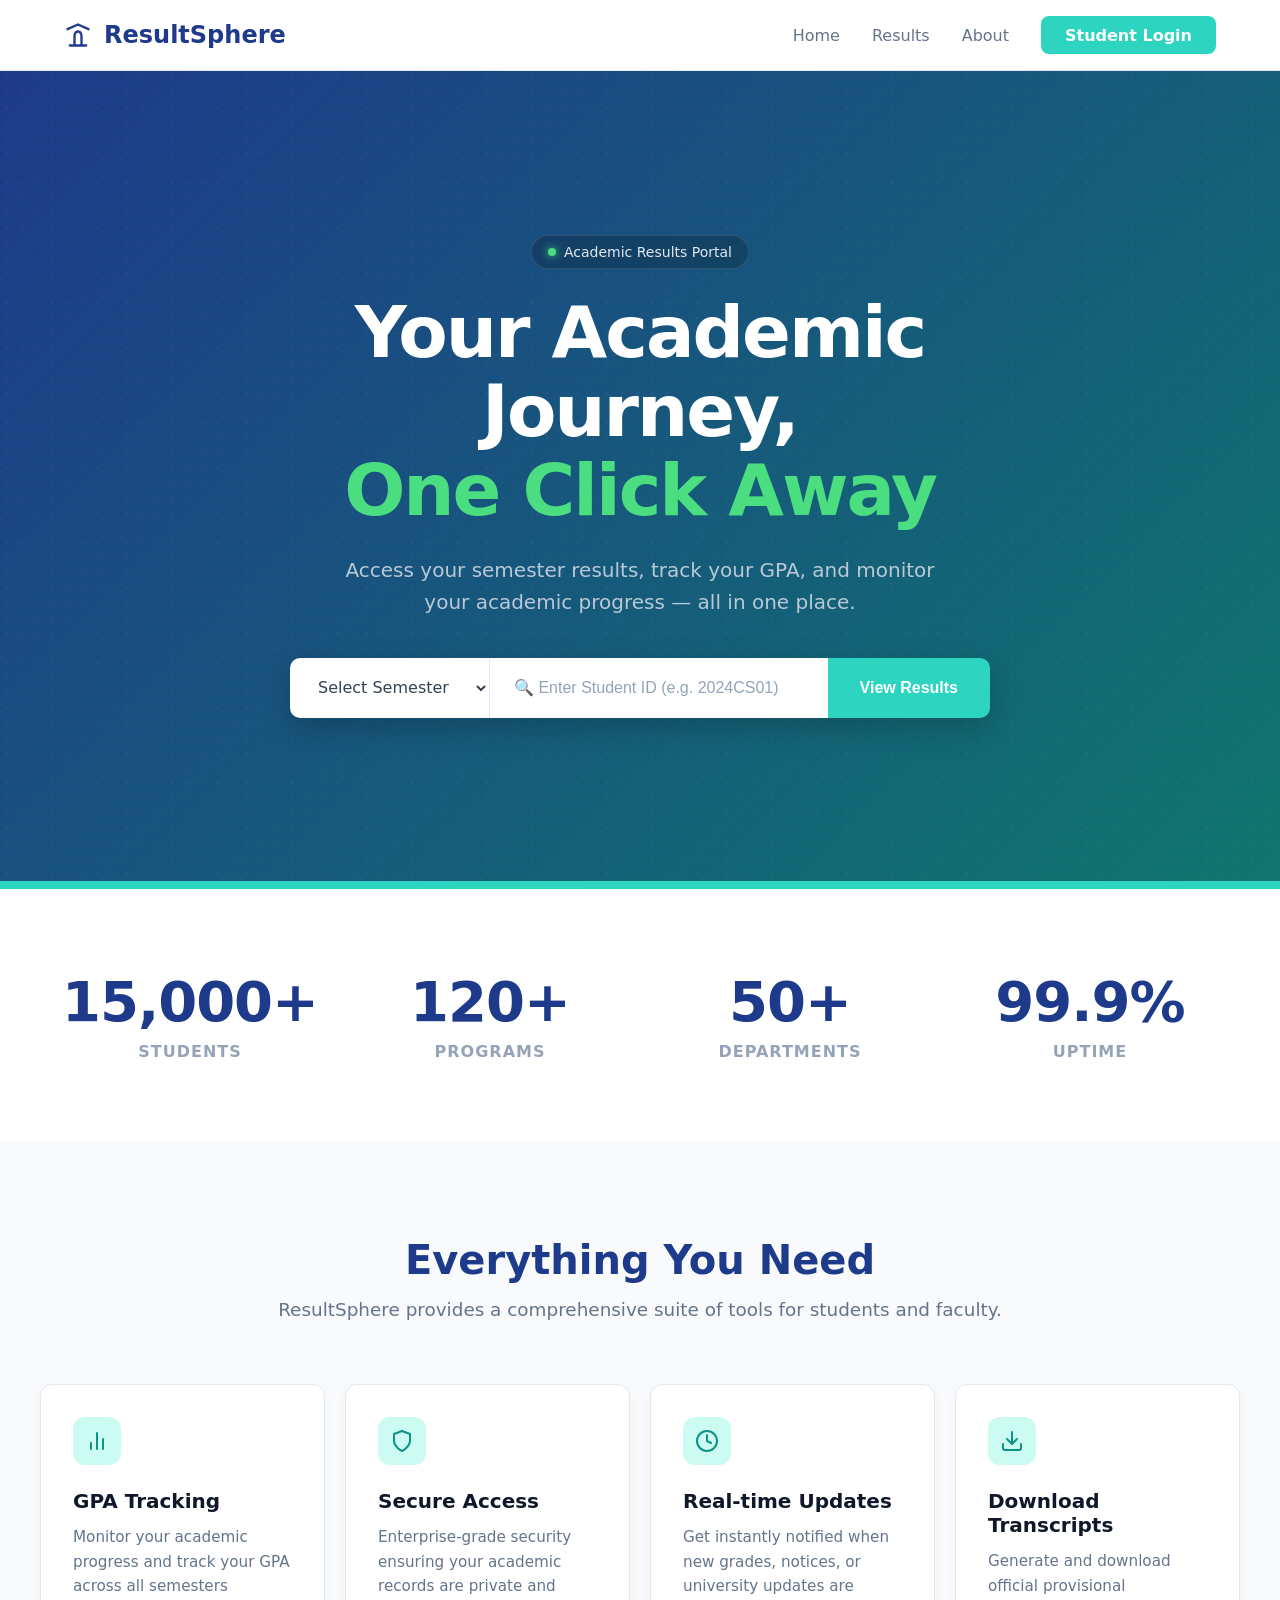
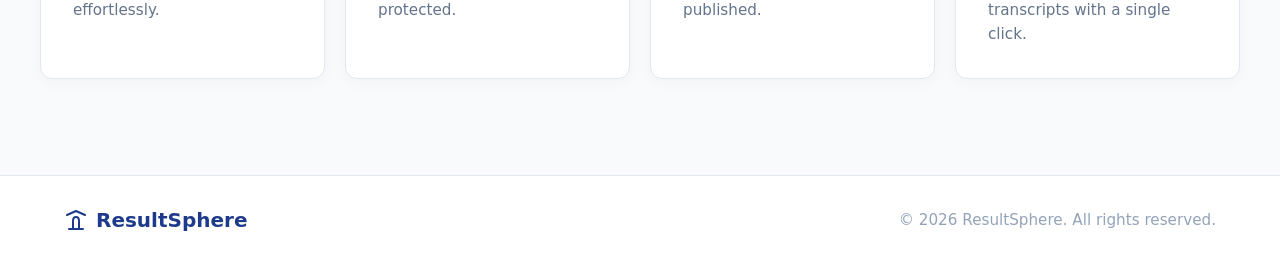
<file: home.html>
<!DOCTYPE html>
<html lang="en">
<head>
    <meta charset="UTF-8">
    <meta name="viewport" content="width=device-width, initial-scale=1.0">
    <title>Student Dashboard - IILM University</title>
    <link rel="stylesheet" href="style.css">
</head>
<body>
    <header class="main-header">
        <div class="header-content">
            <div class="logo">🎓</div>
            <div>
                <h1>IILM University, Greater Noida</h1>
                <p>Student Portal Dashboard</p>
            </div>
        </div>
    </header>

    <div class="container dashboard-container">
        <a href="dashboard.html" class="btn-secondary" style="text-decoration: none; display: inline-block; margin-bottom: 20px;">← Back to Dashboard</a>
        <h2 class="welcome-text">Welcome back, <span id="welcomeName" style="color:#1e40af;">Student</span>! 👋</h2>
        
        <div class="dashboard-grid">
            <!-- Attendance Card -->
            <div class="dashboard-card attendance-card">
                <h3>Overall Attendance</h3>
                <div class="circular-progress">
                    <span class="progress-value">85%</span>
                </div>
                <p style="color: #64748b; margin-top: 15px; font-size: 0.9rem;">Status: Eligible for Exams</p>
            </div>

            <!-- Quick Links -->
            <div class="dashboard-card">
                <h3>Quick Links</h3>
                <div style="display: flex; flex-direction: column; gap: 10px;">
                    <a href="profile.html" class="btn-secondary" style="text-align: center; padding: 12px;">👤 My Profile</a>
                    <a href="result.html" class="btn-primary" style="text-align: center; padding: 12px;">📊 View Final Result</a>
                    <a href="#" id="logoutBtn" class="btn-secondary" style="text-align: center; padding: 12px; background: #fee2e2; color: #991b1b; border-color: #fca5a5;">🚪 Logout</a>
                </div>
            </div>

            <!-- Notice Board -->
            <div class="dashboard-card">
                <h3>University Notices</h3>
                <ul class="notice-list">
                    <li>📢 <strong>Exam Schedule:</strong> End-term examinations begin from 15th May.</li>
                    <li>📅 <strong>Holiday:</strong> University closed on Friday for Eid.</li>
                    <li>📝 <strong>Project Submission:</strong> Final year projects due by 10th May.</li>
                    <li>🏆 <strong>Sports Meet:</strong> Annual sports meet registrations are open.</li>
                </ul>
            </div>
        </div>
    </div>

    <script>
        window.onload = function() {
            // 1. Retrieve active session
            const studentData = localStorage.getItem('activeStudent');
            
            // 2. Security Check: Redirect if not logged in
            if (!studentData) return window.location.href = "index.html";
            
            // 3. Parse and Display Data
            const student = JSON.parse(studentData);
            document.getElementById('welcomeName').textContent = student.name;

            // 4. Logout Logic
            document.getElementById('logoutBtn').addEventListener('click', function(e) {
                e.preventDefault();
                localStorage.removeItem('activeStudent');
                window.location.href = 'index.html';
            });
        };
    </script>
</body>
</html>
</file>
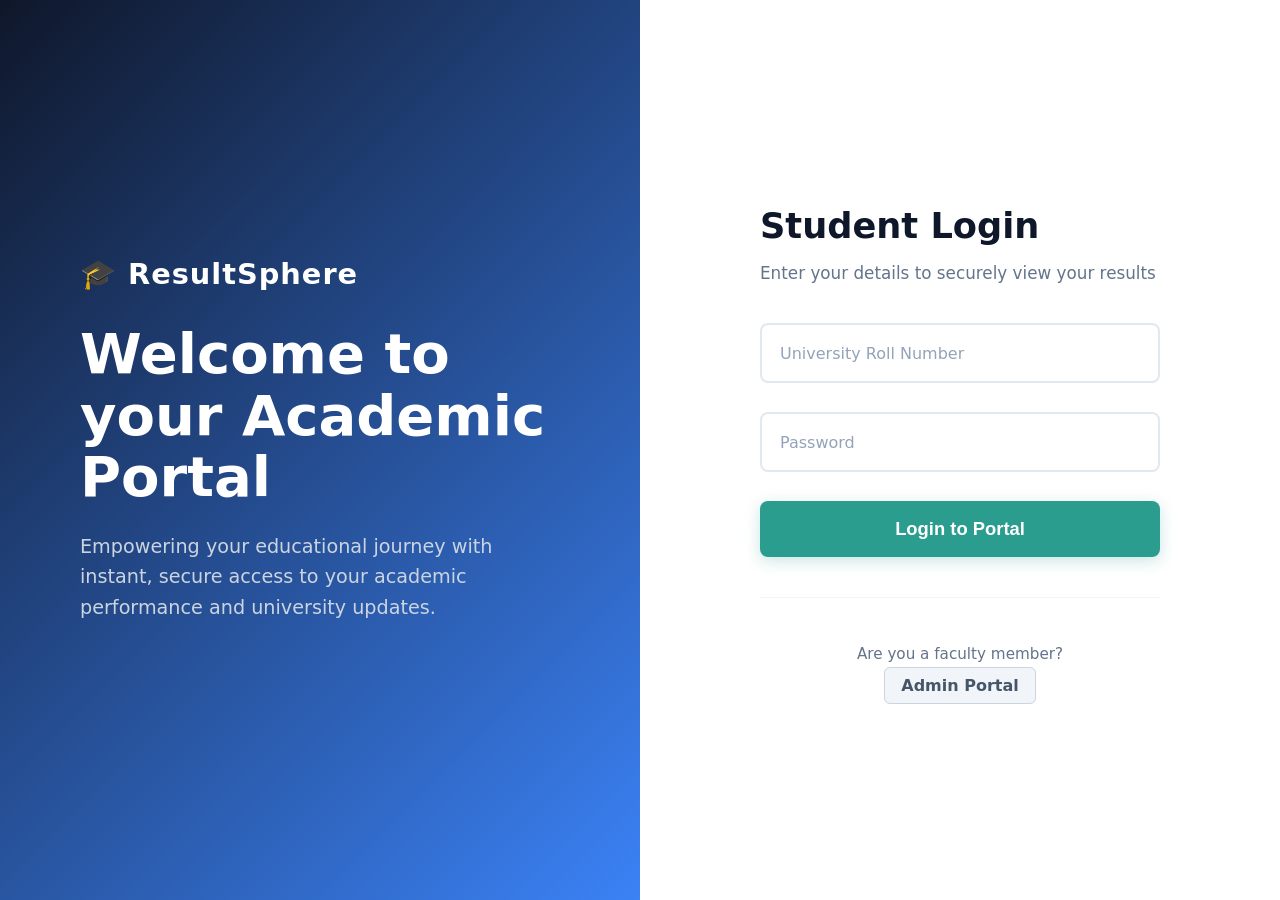
<file: login.html>
<!DOCTYPE html>
<html lang="en">
<head>
    <meta charset="UTF-8">
    <meta name="viewport" content="width=device-width, initial-scale=1.0">
    <title>ResultSphere | Secure Login</title>
    <link rel="stylesheet" href="style.css">
</head>
<body class="login-body">
    <div class="login-split-container">
        
        <!-- Left Side: Rich Branding -->
        <div class="login-left">
            <div class="branding-content">
                <div class="branding-logo">🎓 ResultSphere</div>
                <h1 class="welcome-heading">Welcome to your Academic Portal</h1>
                <p class="subtitle-text">Empowering your educational journey with instant, secure access to your academic performance and university updates.</p>
            </div>
        </div>

        <!-- Right Side: The Form -->
        <div class="login-right">
            <div class="login-form-container">
                <h2>Student Login</h2>
                <p class="form-subtitle">Enter your details to securely view your results</p>
                
                <!-- Floating Label Input: Roll Number -->
                <div class="floating-group">
                    <input type="text" id="rollInput" class="floating-input" placeholder=" " required>
                    <label class="floating-label" for="rollInput">University Roll Number</label>
                </div>

                <!-- Floating Label Input: Password -->
                <div class="floating-group">
                    <input type="password" id="passwordInput" class="floating-input" placeholder=" " required>
                    <label class="floating-label" for="passwordInput">Password</label>
                </div>

                <!-- Dynamic Error Message Container -->
                <div id="loginError" class="auth-message error hidden"></div>

                <button id="loginBtn" class="btn-primary login-btn">Login to Portal</button>
                
                <div class="admin-link-container">
                    <p class="admin-text">Are you a faculty member?</p>
                    <a href="admin-login.html" class="btn-secondary admin-btn">Admin Portal</a>
                </div>
            </div>
        </div>

    </div>

    <script src="auth.js"></script>
</body>
</html>
</file>
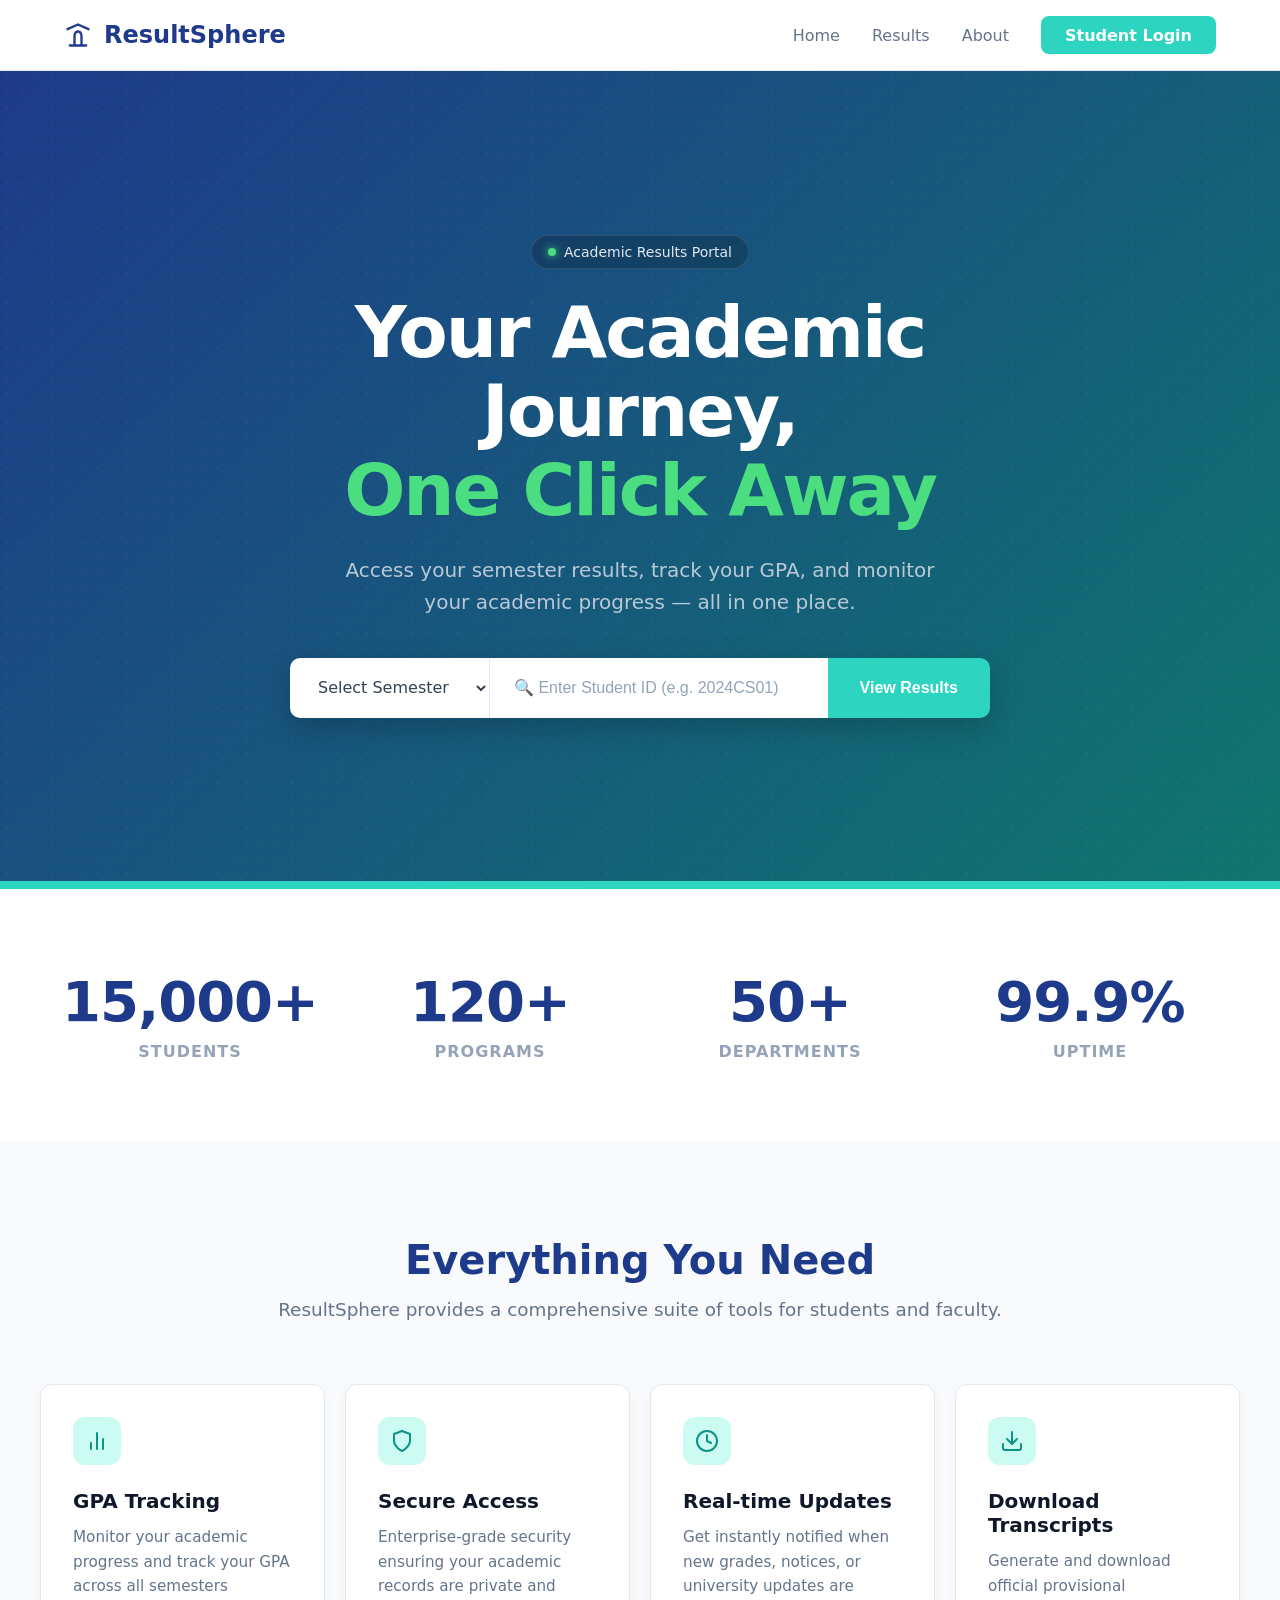
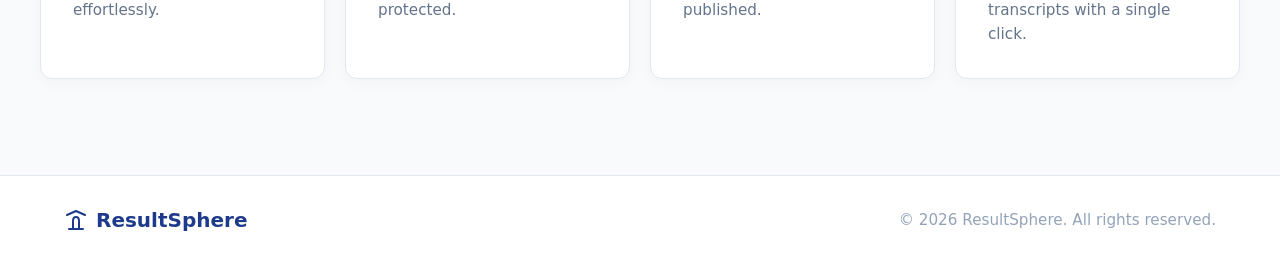
<file: profile.html>
<!DOCTYPE html>
<html lang="en">
<head>
    <meta charset="UTF-8">
    <meta name="viewport" content="width=device-width, initial-scale=1.0">
    <title>ResultSphere | Student Profile</title>
    <link rel="stylesheet" href="style.css">
</head>
<body>
    <!-- Existing Header -->
    <header class="main-header">
        <div class="header-content">
            <div class="logo">🎓</div>
            <div>
                <h1>ResultSphere</h1>
                <p>Advanced Student Result Portal</p>
            </div>
        </div>
    </header>

    <!-- Main Profile Container -->
    <main class="container profile-page-container">
        
        <!-- Navigation -->
        <div style="margin-bottom: 20px;">
            <a href="dashboard.html" class="btn-secondary" style="text-decoration: none;">← Back to Dashboard</a>
        </div>

        <div class="profile-layout-grid">
            
            <!-- Left Column: ID Card -->
            <div class="profile-card id-card">
                <div class="avatar-circle">
                    <span id="pInitials">G</span>
                </div>
                <h2 class="profile-name" id="pName">Student Name</h2>
                <p class="profile-roll" id="pRoll">Roll No</p>
                <p class="profile-course" id="pCourse">Course Name</p>
                <div style="margin-top: 20px;">
                    <span class="badge badge-pass">Status: Active</span>
                </div>
            </div>

            <!-- Right Column: Detailed Info -->
            <div class="profile-card details-card">
                
                <div class="info-section">
                    <h3>Academic Details</h3>
                    <div class="info-grid">
                        <div class="info-item"><span class="label">Current Semester</span><span class="value" id="pSem"></span></div>
                        <div class="info-item"><span class="label">Batch</span><span class="value" id="pBatch"></span></div>
                        <div class="info-item"><span class="label">University</span><span class="value" id="pUni">IILM University</span></div>
                        <div class="info-item"><span class="label">Enrollment Status</span><span class="value" id="pStatus">Full-Time</span></div>
                    </div>
                </div>

                <div class="info-section" style="margin-bottom: 0;">
                    <h3>Personal Details</h3>
                    <div class="info-grid">
                        <div class="info-item"><span class="label">Email Address</span><span class="value" id="pEmail"></span></div>
                        <div class="info-item"><span class="label">Phone Number</span><span class="value" id="pPhone"></span></div>
                        <div class="info-item"><span class="label">Date of Birth</span><span class="value" id="pDOB"></span></div>
                        <div class="info-item"><span class="label">Address</span><span class="value" id="pAddress"></span></div>
                    </div>
                </div>

            </div>
        </div>
    </main>

    <script>
        window.onload = function() {
            // 1. Security Check
            const studentData = localStorage.getItem('activeStudent');
            if (!studentData) return window.location.href = "index.html";
            
            const student = JSON.parse(studentData);
            
            // 2. Map data to the left column (ID Card)
            document.getElementById('pName').textContent = student.name;
            document.getElementById('pInitials').textContent = student.name.charAt(0).toUpperCase();
            document.getElementById('pRoll').textContent = student.rollNo;
            document.getElementById('pCourse').textContent = student.course;
            
            // 3. Map data to right column (Details)
            document.getElementById('pSem').textContent = student.semester;
            document.getElementById('pBatch').textContent = student.batch;
            document.getElementById('pEmail').textContent = student.email;
            document.getElementById('pPhone').textContent = student.phone;
            document.getElementById('pDOB').textContent = student.dob;
            document.getElementById('pAddress').textContent = student.address;
        };
    </script>
</body>
</html>
</file>
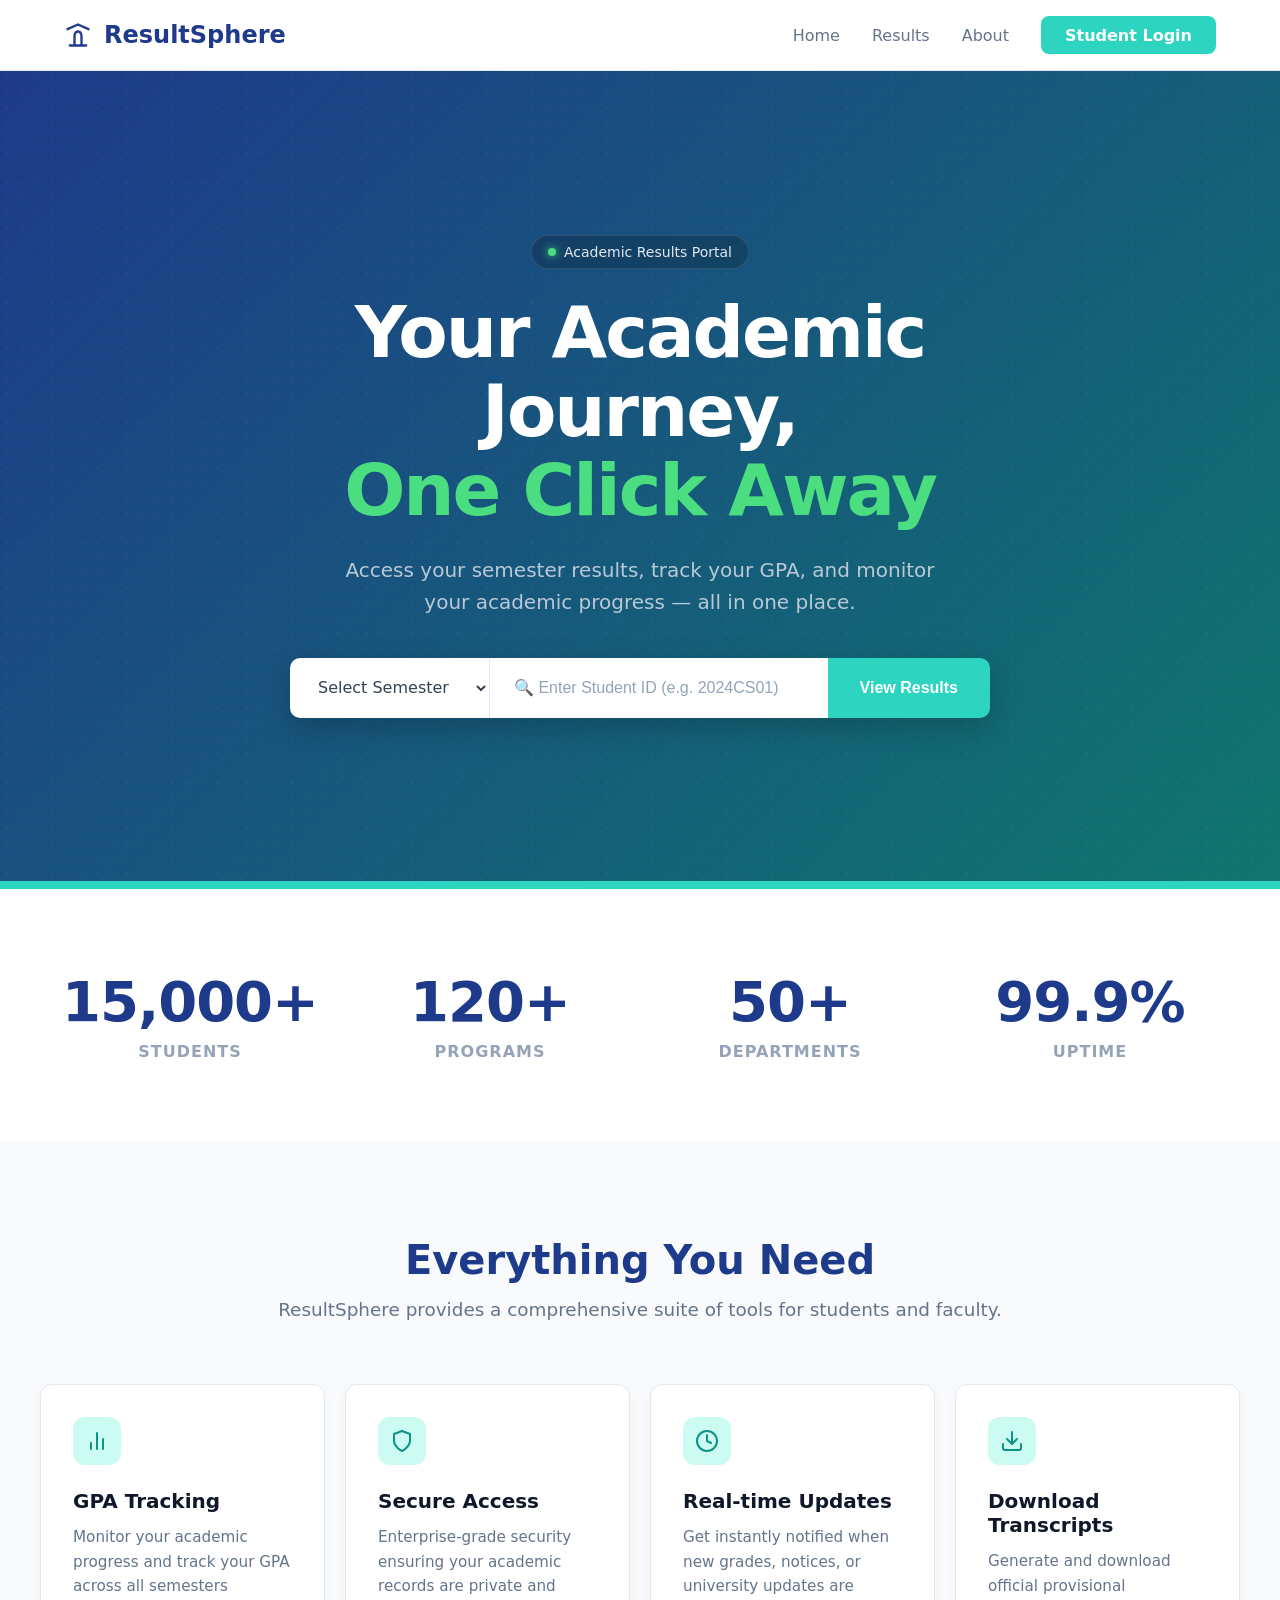
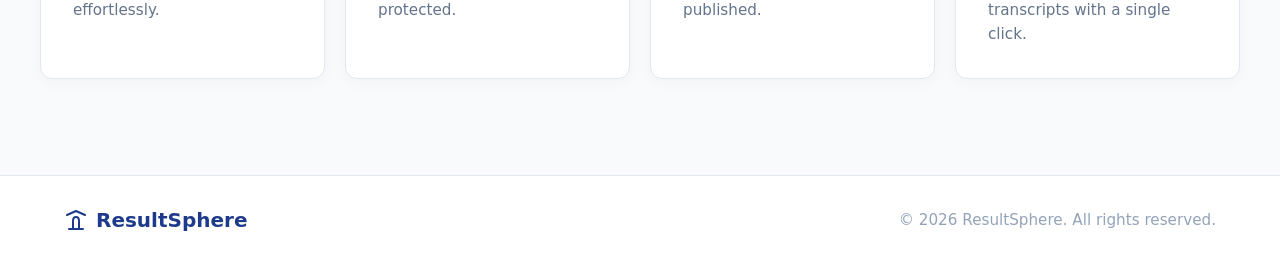
<file: result.html>
<!DOCTYPE html>
<html lang="en">
<head>
    <meta charset="UTF-8">
    <meta name="viewport" content="width=device-width, initial-scale=1.0">
    <title>ResultSphere | Marksheet</title>
    <link rel="stylesheet" href="style.css">
    <!-- Premium Typography for Certificate Look -->
    <link href="https://fonts.googleapis.com/css2?family=Dancing+Script:wght@700&family=Merriweather:wght@400;700;900&display=swap" rel="stylesheet">
</head>
<body>
    <header class="main-header">
        <div class="header-content">
            <div class="logo">🎓</div>
            <div>
                <h1>ResultSphere</h1>
                <p>Advanced Student Result Portal</p>
            </div>
        </div>
    </header>

    <main class="container">
        <div class="glass-back-wrapper">
            <button id="global-back-btn" class="glass-back-btn">
                <svg width="20" height="20" viewBox="0 0 24 24" fill="none" stroke="currentColor" stroke-width="2" stroke-linecap="round" stroke-linejoin="round" class="back-svg"><line x1="19" y1="12" x2="5" y2="12"></line><polyline points="12 19 5 12 12 5"></polyline></svg>
                <span class="back-text">Back</span>
            </button>
        </div>

        <!-- State 1: Verification Form -->
        <div id="verificationCard" class="result-card">
            <div class="card-header" style="justify-content: center; border-bottom: none; margin-bottom: 0;">
                <h3 style="color: #1e40af; margin: 0;">Verify Student Details</h3>
            </div>
            <p style="text-align: center; color: #64748b; margin-bottom: 25px;">For security, please verify your details to securely view the marksheet.</p>
            
            <div style="margin-bottom: 20px;">
                <label style="display: block; margin-bottom: 8px; color: #475569; font-weight: 600;">Full Name</label>
                <input type="text" id="verifyName" style="width: 100%; padding: 12px; border: 2px solid #e2e8f0; border-radius: 8px; font-size: 1rem; color: #0f172a; box-sizing: border-box;" placeholder="Enter your registered name">
            </div>
            
            <div style="margin-bottom: 25px;">
                <label style="display: block; margin-bottom: 8px; color: #475569; font-weight: 600;">Roll Number</label>
                <input type="text" id="verifyRoll" style="width: 100%; padding: 12px; border: 2px solid #e2e8f0; border-radius: 8px; font-size: 1rem; color: #0f172a; box-sizing: border-box;" placeholder="Enter your university roll number">
            </div>
            
            <button id="fetchResultBtn" class="btn-primary">Fetch Result</button>
        </div>

        <!-- State 2: Official Marksheet Container -->
        <article id="marksheetContainer" class="official-document hidden">
            <!-- Certificate Ribbon -->
            <div class="doc-ribbon">OFFICIAL & VERIFIED</div>
            
            <header class="doc-header">
                <div class="doc-logo">🎓</div>
                <h2 class="doc-title">PROVISIONAL ACADEMIC TRANSCRIPT</h2>
            </header>
            
            <!-- 2-Column Student Info Grid -->
            <section class="doc-info-grid">
                <div class="info-row"><span class="info-label">Student Name:</span> <span class="info-data" id="res-name"></span></div>
                <div class="info-row"><span class="info-label">Roll Number:</span> <span class="info-data" id="res-roll"></span></div>
                <div class="info-row"><span class="info-label">Course:</span> <span class="info-data" id="res-course"></span></div>
                <div class="info-row"><span class="info-label">Semester:</span> <span class="info-data" id="res-sem"></span></div>
            </section>

            <!-- Responsive Premium Grade Table -->
            <section class="doc-table-section">
                <div class="table-responsive">
                    <table class="official-table">
                        <thead>
                            <tr>
                                <th>Subject Code</th>
                                <th>Subject Name</th>
                                <th>Max Marks</th>
                                <th>Marks Obtained</th>
                                <th>Grade</th>
                                <th>Status</th>
                            </tr>
                        </thead>
                        <tbody>
                            <tr>
                                <td>CS-601</td>
                                <td>Web Technology</td>
                                <td>100</td>
                                <td id="res-mWT" class="marks-col"></td>
                                <td id="res-gWT" class="marks-col"></td>
                                <td id="res-sWT"></td>
                            </tr>
                            <tr>
                                <td>CS-602</td>
                                <td>Machine Learning</td>
                                <td>100</td>
                                <td id="res-mML" class="marks-col"></td>
                                <td id="res-gML" class="marks-col"></td>
                                <td id="res-sML"></td>
                            </tr>
                            <tr>
                                <td>CS-603</td>
                                <td>Python</td>
                                <td>100</td>
                                <td id="res-mPython" class="marks-col"></td>
                                <td id="res-gPython" class="marks-col"></td>
                                <td id="res-sPython"></td>
                            </tr>
                        </tbody>
                    </table>
                </div>
            </section>

            <!-- 3-Box Summary Footer -->
            <section class="doc-summary flex-3-box">
                <div class="summary-box">
                    <span class="label">Total Marks</span>
                    <span class="value"><span id="res-total"></span> / 300</span>
                </div>
                <div class="summary-box">
                    <span class="label">Percentage</span>
                    <span class="value"><span id="res-percent"></span>%</span>
                </div>
                <div class="summary-box" id="res-status-box">
                    <span class="label">Final Status</span>
                    <span class="value" id="res-status"></span>
                </div>
            </section>

            <!-- Authentication Footer -->
            <section class="auth-footer">
                <div class="qr-placeholder">
                    <div class="qr-box"></div>
                    <span>Scan for Digital Verification</span>
                </div>
                <div class="signature-box">
                    <div class="digital-signature">Dr. P. Upadhyay</div>
                    <div class="signature-line"></div>
                    <span class="signature-title">Controller of Examinations, IILM University</span>
                </div>
            </section>
        </article>

        <!-- The Action Bar -->
        <div id="actionBar" class="action-bar hidden">
            <button id="print-btn" class="btn-primary print-btn">🖨️ Download PDF / Print Official Transcript</button>
        </div>
    </main>

    <script src="result.js"></script>
</body>
</html>
</file>
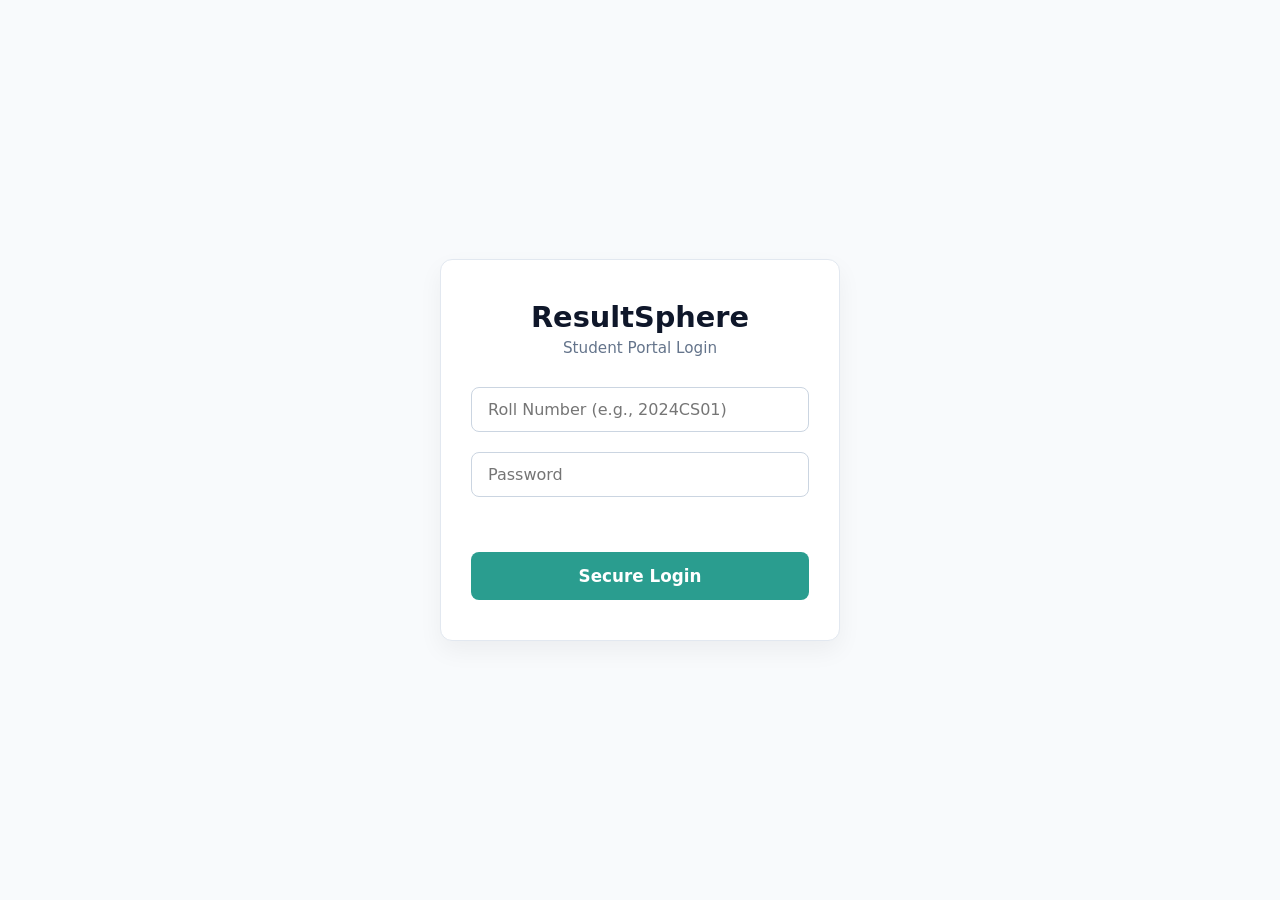
<file: simple-login.html>
<!DOCTYPE html>
<html lang="en">
<head>
    <meta charset="UTF-8">
    <meta name="viewport" content="width=device-width, initial-scale=1.0">
    <title>ResultSphere | Secure Login</title>
    <link rel="stylesheet" href="simple-login.css">
</head>
<body>
    <main class="login-container">
        <div class="login-card">
            <div class="login-header">
                <h1>ResultSphere</h1>
                <p>Student Portal Login</p>
            </div>
            
            <form id="login-form">
                <div class="input-group">
                    <input type="text" id="roll-input" placeholder="Roll Number (e.g., 2024CS01)" required autocomplete="off">
                </div>
                <div class="input-group">
                    <input type="password" id="pass-input" placeholder="Password" required>
                </div>
                
                <div id="error-msg" style="color: red; text-align: center; margin-top: 10px; margin-bottom: 15px; font-weight: 500; min-height: 20px;"></div>
                
                <button type="submit" class="submit-btn">Secure Login</button>
            </form>
        </div>
    </main>
    <script src="simple-login.js"></script>
</body>
</html>
</file>
<file: style.css>
/* Modern Reset & Typography */
body {
    font-family: 'Segoe UI', system-ui, -apple-system, sans-serif;
    background-color: #f0f4f8; /* Soft blue-grey background */
    margin: 0;
    padding-bottom: 60px;
    color: #1e293b;
}

/* Attractive Gradient Header */
.main-header {
    background: linear-gradient(135deg, #1e40af 0%, #3b82f6 100%);
    color: white;
    padding: 1.5rem 0;
    box-shadow: 0 4px 15px rgba(37, 99, 235, 0.2);
    text-align: center;
}

.header-content {
    max-width: 800px;
    margin: 0 auto;
    display: flex;
    align-items: center;
    justify-content: center;
    gap: 15px;
}

.logo {
    font-size: 2.5rem;
}

.main-header h1 { margin: 0; font-size: 1.8rem; letter-spacing: 1px; }
.main-header p { margin: 5px 0 0; color: #bfdbfe; font-size: 0.9rem; }

/* Container & Cards */
.container {
    max-width: 600px;
    margin: 40px auto;
    padding: 0 20px;
    position: relative;
}

.result-card {
    background: white;
    padding: 40px;
    border-radius: 16px;
    box-shadow: 0 10px 30px rgba(0, 0, 0, 0.08);
}

/* Gradient Buttons */
.btn-primary {
    background: linear-gradient(135deg, #2563eb 0%, #1d4ed8 100%);
    color: white;
    border: none;
    padding: 14px 30px;
    border-radius: 8px;
    font-size: 1.1rem;
    font-weight: bold;
    cursor: pointer;
    width: 100%;
    display: block;
    text-align: center;
    text-decoration: none;
    transition: transform 0.2s, box-shadow 0.2s;
    box-sizing: border-box;
}

.btn-primary:hover {
    transform: translateY(-2px);
    box-shadow: 0 8px 20px rgba(37, 99, 235, 0.3);
}

.btn-secondary {
    background: #f1f5f9;
    color: #475569;
    border: 1px solid #cbd5e1;
    padding: 8px 16px;
    border-radius: 6px;
    cursor: pointer;
    font-weight: 600;
    text-decoration: none;
}

.btn-secondary:hover { background: #e2e8f0; }

.hidden { display: none; }

/* Student Details Grid */
.card-header {
    display: flex;
    justify-content: space-between;
    align-items: center;
    border-bottom: 2px solid #f1f5f9;
    padding-bottom: 15px;
    margin-bottom: 20px;
}

.student-details-grid {
    display: grid;
    grid-template-columns: repeat(auto-fit, minmax(200px, 1fr));
    gap: 15px;
    background: #f8fafc;
    padding: 20px;
    border-radius: 10px;
    margin-bottom: 25px;
    border: 1px solid #e2e8f0;
}

.detail-item { display: flex; flex-direction: column; }
.detail-item .label { font-size: 0.85rem; color: #64748b; text-transform: uppercase; font-weight: 600; }
.detail-item .value { font-size: 1.1rem; font-weight: 700; color: #0f172a; margin-top: 4px; }

/* Beautiful Table */
.result-table {
    width: 100%;
    border-collapse: separate;
    border-spacing: 0;
    margin-bottom: 25px;
}

.result-table th, .result-table td {
    padding: 15px;
    border-bottom: 1px solid #e2e8f0;
    text-align: left;
}

.result-table th { background: #f1f5f9; color: #475569; font-weight: 600; text-transform: uppercase; font-size: 0.85rem; }
.result-table th:first-child { border-top-left-radius: 8px; }
.result-table th:last-child { border-top-right-radius: 8px; }

.marks-col { font-weight: bold; color: #3b82f6; }

/* Grade Badges */
.badge {
    padding: 6px 12px;
    border-radius: 20px;
    font-weight: bold;
    font-size: 0.9rem;
}
.badge-pass { background: #dcfce7; color: #166534; }
.badge-fail { background: #fee2e2; color: #991b1b; }

/* Bottom Summary Strip */
.results-summary {
    display: flex;
    justify-content: space-between;
    background: #f8fafc;
    padding: 15px 20px;
    border-radius: 10px;
    border: 1px solid #e2e8f0;
    align-items: center;
}

.summary-item { font-size: 1.1rem; }
.status-box { padding: 8px 20px; border-radius: 8px; color: white; font-weight: bold; }
.status-pass { background: #10b981; }
.status-fail { background: #ef4444; }

/* Print Media Query */
@media print {
    /* Overridden by the Advanced Print Setup Below */
}

/* Mobile Responsive CSS */
@media (max-width: 600px) {
    .container {
        margin: 20px auto;
        padding: 0 10px;
    }
    
    .result-card {
        padding: 20px; /* Smaller padding on phones */
        width: 100%;
        box-sizing: border-box;
    }

    /* Makes the table horizontally scrollable */
    .table-container {
        overflow-x: auto;
    }
    
    .main-header h1 {
        font-size: 20px;
    }
    
    .result-table th, .result-table td {
        font-size: 12px;
        padding: 10px 8px;
    }

    /* Stack the summary items on top of each other on small screens */
    .results-summary {
        flex-direction: column;
        gap: 10px;
        text-align: center;
    }
}

/* =========================================
   Dashboard Specific Styles 
   ========================================= */

.dashboard-container {
    max-width: 900px; /* Wider container for the grid */
}

.dashboard-grid {
    display: grid;
    grid-template-columns: repeat(auto-fit, minmax(300px, 1fr));
    gap: 25px;
}

.dashboard-card {
    background: white;
    padding: 25px;
    border-radius: 12px;
    box-shadow: 0 4px 15px rgba(0, 0, 0, 0.05);
    border: 1px solid #e2e8f0;
}

.dashboard-card h3 {
    margin-top: 0;
    color: #1e40af;
    border-bottom: 2px solid #f1f5f9;
    padding-bottom: 12px;
    margin-bottom: 15px;
}

.welcome-text {
    font-size: 1.2rem;
    margin-bottom: 15px;
}

/* Pure CSS Circular Progress Ring */
.attendance-card {
    display: flex;
    flex-direction: column;
    align-items: center;
    text-align: center;
}

.circular-progress {
    position: relative;
    height: 120px;
    width: 120px;
    border-radius: 50%;
    /* 85% of 360deg = 306deg. The rest is grey. */
    background: conic-gradient(#10b981 306deg, #e2e8f0 0deg);
    display: flex;
    align-items: center;
    justify-content: center;
}

/* The inner white circle to create the "ring" effect */
.circular-progress::before {
    content: "";
    position: absolute;
    height: 90px;
    width: 90px;
    border-radius: 50%;
    background-color: white;
}

.progress-value {
    position: relative;
    font-size: 1.5rem;
    font-weight: 700;
    color: #0f172a;
}

/* Notices List */
.notice-list {
    list-style: none;
    padding: 0;
    margin: 0;
}

.notice-list li {
    padding: 12px 0;
    border-bottom: 1px dashed #cbd5e1;
    font-size: 0.95rem;
    color: #334155;
}

.notice-list li:last-child {
    border-bottom: none;
}

/* =========================================
   Performance Analytics Styles 
   ========================================= */

.analytics-section {
    background: white;
    padding: 25px;
    border-radius: 12px;
    box-shadow: 0 4px 15px rgba(0, 0, 0, 0.05);
    border: 1px solid #e2e8f0;
    margin-top: 25px;
}

.analytics-section h3 {
    margin-top: 0;
    color: #1e40af;
    border-bottom: 2px solid #f1f5f9;
    padding-bottom: 12px;
    margin-bottom: 20px;
}

.analytics-row {
    display: flex;
    align-items: center;
    margin-bottom: 15px;
    gap: 15px;
}

.analytics-row:last-child {
    margin-bottom: 0;
}

.subject-label {
    flex: 0 0 35%; /* Fixed width for the label so bars align perfectly */
    font-size: 0.9rem;
    font-weight: 600;
    color: #475569;
}

.bar-track {
    flex: 1; /* Takes remaining space */
    height: 12px;
    background-color: #e2e8f0;
    border-radius: 10px;
    overflow: hidden;
}

.bar-fill {
    height: 100%;
    background: linear-gradient(90deg, #3b82f6, #1d4ed8);
    border-radius: 10px;
    animation: growBar 1s ease-out forwards;
}

.percentage-label {
    flex: 0 0 10%;
    text-align: right;
    font-weight: bold;
    color: #0f172a;
}

/* The animation smoothly climbs from 0 to whatever width is set inline */
@keyframes growBar {
    0% { width: 0; }
}

/* Mobile responsiveness for analytics */
@media (max-width: 600px) {
    .analytics-row {
        flex-wrap: wrap;
        gap: 8px;
    }
    .subject-label {
        flex: 0 0 100%; /* Puts the label on its own line */
    }
    .bar-track {
        flex: 0 0 75%;
    }
    .percentage-label {
        flex: 1;
        text-align: right;
    }
}

/* =========================================
   Student Profile Styles 
   ========================================= */

.profile-page-container {
    max-width: 900px; /* Wider container for the 2-column layout */
}

.profile-layout-grid {
    display: grid;
    grid-template-columns: 1fr 2fr; /* 1 part left, 2 parts right */
    gap: 25px;
}

.profile-card {
    background: white;
    padding: 30px;
    border-radius: 16px;
    box-shadow: 0 10px 30px rgba(0, 0, 0, 0.08);
}

/* Left Column: ID Card */
.id-card {
    text-align: center;
}

.avatar-circle {
    width: 120px;
    height: 120px;
    border-radius: 50%;
    background: linear-gradient(135deg, #e2e8f0 0%, #cbd5e1 100%);
    display: flex;
    align-items: center;
    justify-content: center;
    font-size: 3rem;
    font-weight: bold;
    color: #475569;
    margin: 0 auto 20px auto;
    box-shadow: inset 0 2px 4px rgba(0,0,0,0.1);
}

.profile-name { margin: 0 0 5px 0; color: #0f172a; font-size: 1.5rem; }
.profile-roll { margin: 0; color: #3b82f6; font-weight: 600; font-size: 1.1rem; }
.profile-course { margin: 5px 0 0 0; color: #64748b; font-size: 0.95rem; }

/* Right Column: Details Info */
.info-section { margin-bottom: 30px; }
.info-section h3 {
    color: #1e40af;
    border-bottom: 2px solid #f1f5f9;
    padding-bottom: 10px;
    margin-top: 0;
    margin-bottom: 20px;
}

.info-grid {
    display: grid;
    grid-template-columns: repeat(auto-fit, minmax(200px, 1fr));
    gap: 20px;
}

.info-item { display: flex; flex-direction: column; }
.info-item .label { font-size: 0.85rem; color: #64748b; font-weight: 600; text-transform: uppercase; }
.info-item .value { font-size: 1.05rem; color: #0f172a; font-weight: 500; margin-top: 5px; }

/* Mobile Responsiveness for Profile */
@media (max-width: 600px) {
    .profile-layout-grid {
        grid-template-columns: 1fr; /* Stack columns vertically on phones */
    }
}

/* =========================================
   Login Page - Premium Split Screen 
   ========================================= */

.login-body {
    margin: 0;
    padding: 0;
    height: 100vh;
    overflow: hidden; /* Prevent scrolling on desktop */
    background-color: white;
}

.login-split-container {
    display: flex;
    height: 100vh;
    width: 100%;
}

/* Left Side: Branding */
.login-left {
    flex: 1; /* Takes 50% */
    background: linear-gradient(135deg, #0f172a 0%, #3b82f6 100%);
    color: white;
    display: flex;
    align-items: center;
    justify-content: center;
    padding: 40px;
    position: relative;
}

.branding-content {
    max-width: 480px;
}

.branding-logo {
    font-size: 1.8rem;
    font-weight: 700;
    margin-bottom: 2rem;
    display: flex;
    align-items: center;
    gap: 10px;
    letter-spacing: 1px;
}

.welcome-heading {
    font-size: 3.5rem;
    font-weight: 800;
    line-height: 1.1;
    margin-bottom: 1.5rem;
    margin-top: 0;
}

.subtitle-text {
    font-size: 1.2rem;
    line-height: 1.6;
    color: #cbd5e1;
}

/* Right Side: Form */
.login-right {
    flex: 1; /* Takes 50% */
    background: white;
    display: flex;
    align-items: center;
    justify-content: center;
    padding: 40px;
}

.login-form-container {
    width: 100%;
    max-width: 400px;
}

.login-form-container h2 {
    font-size: 2.2rem;
    color: #0f172a;
    margin-bottom: 0.5rem;
    margin-top: 0;
}

.form-subtitle {
    color: #64748b;
    margin-bottom: 2.5rem;
    font-size: 1.05rem;
}

/* CSS Magic: Floating Labels */
.floating-group {
    position: relative;
    margin-bottom: 1.8rem;
}

.floating-input, .floating-select {
    width: 100%;
    padding: 1.2rem 1rem 0.4rem 1rem; /* Extra top padding to make room for label */
    font-size: 1rem;
    border: 2px solid #e2e8f0;
    border-radius: 8px;
    background-color: transparent;
    outline: none;
    transition: border-color 0.3s ease;
    box-sizing: border-box;
    height: 60px;
    color: #0f172a;
}

.floating-input:focus, .floating-select:focus {
    border-color: #3b82f6;
}

.floating-label {
    position: absolute;
    left: 1rem;
    top: 50%;
    transform: translateY(-50%);
    color: #94a3b8;
    pointer-events: none;
    transition: all 0.3s ease;
    font-size: 1rem;
    background: white;
    padding: 0 4px;
}

/* Triggers the animation when focused, typed in, or valid */
.floating-input:focus ~ .floating-label,
.floating-input:not(:placeholder-shown) ~ .floating-label,
.floating-select:focus ~ .floating-label,
.floating-select:valid ~ .floating-label {
    top: 0;
    font-size: 0.85rem;
    color: #3b82f6;
    font-weight: 600;
}

/* Modern Button Polish */
.login-btn {
    height: 56px;
    font-size: 1.15rem;
    margin-top: 10px;
    background: #2a9d8f !important; /* Overrides global blue button to match teal SaaS aesthetic */
    box-shadow: 0 4px 15px rgba(37, 99, 235, 0.25);
    box-shadow: 0 4px 15px rgba(42, 157, 143, 0.25) !important;
}

.login-btn:hover {
    background: #21867a !important;
    box-shadow: 0 8px 25px rgba(37, 99, 235, 0.4);
    box-shadow: 0 8px 25px rgba(42, 157, 143, 0.4) !important;
}

/* Admin Link Container */
.admin-link-container {
    text-align: center;
    margin-top: 2.5rem;
    padding-top: 2rem;
    border-top: 1px solid #f1f5f9;
}

.admin-text {
    color: #64748b;
    font-size: 0.95rem;
    margin-bottom: 0.8rem;
}

/* Responsive Design */
@media (max-width: 768px) {
    .login-body {
        height: auto;
        overflow: visible;
    }

    .login-split-container {
        flex-direction: column;
        height: auto;
        min-height: 100vh;
    }

    .login-left {
        flex: none;
        padding: 3rem 2rem;
        text-align: left;
    }

    .welcome-heading {
        font-size: 2.2rem;
    }

    .login-right {
        flex: 1;
        padding: 3rem 2rem;
        align-items: flex-start;
    }

    .login-form-container h2 {
        font-size: 2rem;
    }
}

/* =========================================
   Authentication System & Modal Styles
   ========================================= */

/* Override Floating Input Focus for SaaS Teal Aesthetic */
.floating-input:focus, .floating-select:focus {
    border-color: #2a9d8f !important;
}
.floating-input:focus ~ .floating-label,
.floating-input:not(:placeholder-shown) ~ .floating-label {
    color: #2a9d8f !important;
}

/* Global Auth Messages */
.auth-message {
    font-size: 0.95rem;
    padding: 12px;
    border-radius: 6px;
    margin-bottom: 1.5rem;
    font-weight: 600;
    text-align: center;
    width: 100%;
    box-sizing: border-box;
}
.auth-message.error {
    background-color: #fef2f2;
    color: #ef4444;
    border: 1px solid #fecaca;
}
.auth-message.success {
    background-color: #f0fdf4;
    color: #10b981;
    border: 1px solid #bbf7d0;
}

/* Change Password Modal Overlay */
.auth-modal {
    position: fixed;
    top: 0; left: 0; right: 0; bottom: 0;
    background: rgba(15, 23, 42, 0.6); /* Deep slate backdrop */
    display: flex;
    align-items: center;
    justify-content: center;
    z-index: 2000;
    backdrop-filter: blur(4px);
}
.auth-modal.hidden { display: none; }

.auth-modal-content {
    background: #ffffff; /* Pure white card */
    width: 100%;
    max-width: 420px;
    border-radius: 8px;
    box-shadow: 0 10px 25px rgba(0,0,0,0.1);
    overflow: hidden;
    animation: modalFadeIn 0.3s ease;
}

@keyframes modalFadeIn {
    from { opacity: 0; transform: translateY(-20px); }
    to { opacity: 1; transform: translateY(0); }
}

.auth-modal-header {
    display: flex;
    justify-content: space-between;
    align-items: center;
    padding: 1.5rem 2rem;
    border-bottom: 1px solid #f1f5f9;
}

.auth-modal-header h3 {
    margin: 0;
    color: #0f172a;
    font-size: 1.25rem;
}

.auth-modal-close {
    background: none;
    border: none;
    font-size: 1.5rem;
    color: #64748b;
    cursor: pointer;
    line-height: 1;
}
.auth-modal-close:hover { color: #ef4444; }

.auth-modal-body {
    padding: 2rem;
    background-color: #f8fafc;
}

.auth-form-group { margin-bottom: 1.25rem; }
.auth-form-group label {
    display: block;
    margin-bottom: 0.5rem;
    color: #0f172a;
    font-weight: 600;
    font-size: 0.9rem;
}

.auth-input {
    width: 100%;
    padding: 10px 12px;
    border: 1px solid #cbd5e1;
    border-radius: 6px;
    font-size: 1rem;
    color: #0f172a;
    outline: none;
    box-sizing: border-box;
    transition: border-color 0.2s ease, box-shadow 0.2s ease;
}
.auth-input:focus {
    border-color: #2a9d8f; /* SaaS Teal Outline */
    box-shadow: 0 0 0 3px rgba(42, 157, 143, 0.15);
}

.auth-modal-footer {
    display: flex;
    justify-content: flex-end;
    gap: 10px;
    margin-top: 2rem;
}

.auth-submit-btn {
    background: #2a9d8f !important; 
    width: auto;
}
.auth-submit-btn:hover { background: #21867a !important; }

/* =========================================
   Landing Page Styles 
   ========================================= */

.landing-body {
    background-color: white;
    padding-bottom: 0; /* Override default body padding */
}

/* 1. Navigation Bar */
.landing-navbar {
    display: flex;
    justify-content: space-between;
    align-items: center;
    padding: 1.5rem 5%;
    background-color: white;
    border-bottom: 1px solid #e2e8f0;
}

.landing-logo {
    color: #1e3a8a;
    font-size: 1.6rem;
    font-weight: 800;
    text-decoration: none;
    letter-spacing: -0.5px;
}

.landing-nav-links {
    display: flex;
    align-items: center;
    gap: 2.5rem;
}

.landing-nav-links a:not(.landing-login-btn) {
    color: #64748b;
    text-decoration: none;
    font-weight: 500;
    font-size: 1rem;
    transition: color 0.2s ease;
}

.landing-nav-links a:not(.landing-login-btn):hover {
    color: #1e3a8a;
}

.landing-login-btn {
    background-color: #38b2ac;
    color: white;
    padding: 0.6rem 1.5rem;
    border-radius: 8px;
    font-weight: 600;
    text-decoration: none;
    transition: background-color 0.2s ease, transform 0.2s ease;
}

.landing-login-btn:hover {
    background-color: #319795;
    transform: translateY(-1px);
}

/* 2. Statistics Banner */
.landing-stats-banner {
    background-color: #f8fafc;
    padding: 4rem 5%;
    display: grid;
    grid-template-columns: repeat(4, 1fr);
    gap: 2rem;
    border-bottom: 1px solid #e2e8f0;
}

.landing-stat-item {
    text-align: center;
}

.stat-number {
    font-size: 2.8rem;
    font-weight: 800;
    color: #1e3a8a;
    margin: 0 0 0.5rem 0;
}

.stat-label {
    color: #64748b;
    font-size: 1rem;
    font-weight: 500;
    margin: 0;
    text-transform: uppercase;
    letter-spacing: 0.5px;
}

/* 3. Features Section */
.landing-features-section {
    padding: 6rem 5%;
    background-color: white;
}

.landing-section-header {
    text-align: center;
    margin-bottom: 4rem;
}

.landing-section-header h2 {
    font-size: 2.5rem;
    font-weight: 800;
    color: #0f172a;
    margin: 0 0 1rem 0;
}

.landing-section-header p {
    font-size: 1.15rem;
    color: #64748b;
    max-width: 600px;
    margin: 0 auto;
    line-height: 1.6;
}

/* 4. Feature Cards */
.landing-features-grid {
    display: grid;
    grid-template-columns: repeat(4, 1fr);
    gap: 2rem;
    max-width: 1200px;
    margin: 0 auto;
}

.landing-feature-card {
    background: white;
    border: 1px solid #e2e8f0;
    border-radius: 12px;
    padding: 2rem;
    box-shadow: 0 4px 6px rgba(0, 0, 0, 0.02);
    transition: transform 0.3s ease, box-shadow 0.3s ease;
}

.landing-feature-card:hover {
    transform: translateY(-5px);
    box-shadow: 0 12px 20px rgba(0, 0, 0, 0.06);
}

.feature-icon-wrapper {
    width: 48px;
    height: 48px;
    background-color: #e6fffa; /* Light teal background */
    color: #38b2ac;
    border-radius: 10px;
    display: flex;
    align-items: center;
    justify-content: center;
    font-size: 1.5rem;
    margin-bottom: 1.5rem;
}

.landing-feature-card h3 {
    font-size: 1.2rem;
    font-weight: 700;
    color: #0f172a;
    margin: 0 0 1rem 0;
}

.landing-feature-card p {
    font-size: 0.95rem;
    color: #64748b;
    line-height: 1.6;
    margin: 0;
}

/* 5. Responsiveness */
@media (max-width: 1024px) {
    .landing-features-grid {
        grid-template-columns: repeat(2, 1fr); /* 2x2 grid on tablet */
    }
}

@media (max-width: 600px) {
    /* Stack Navbar */
    .landing-navbar {
        flex-direction: column;
        gap: 1.5rem;
        padding: 1.5rem;
    }
    
    .landing-nav-links {
        flex-direction: column;
        gap: 1rem;
        width: 100%;
        text-align: center;
    }

    .landing-login-btn {
        width: 100%;
        box-sizing: border-box;
    }

    /* Stack Stats */
    .landing-stats-banner {
        grid-template-columns: 1fr; /* 1 column on mobile */
        gap: 3rem;
        padding: 3rem 1.5rem;
    }

    /* Stack Features */
    .landing-features-grid {
        grid-template-columns: 1fr; /* 1 column on mobile */
    }
    
    .landing-section-header h2 {
        font-size: 2rem;
    }
}

/* =========================================
   Hero Landing Page Styles (New Design)
   ========================================= */

.hero-body {
    background-color: #fff;
    margin: 0;
    padding: 0;
    overflow-x: hidden; /* Prevent horizontal scroll */
}

/* 1. Navigation Bar */
.hero-navbar {
    background-color: white;
    display: flex;
    justify-content: space-between;
    align-items: center;
    padding: 1rem 5%;
    border-bottom: 1px solid #e2e8f0;
}

.hero-logo {
    display: flex;
    align-items: center;
    gap: 0.75rem;
    font-size: 1.5rem;
    font-weight: 800;
    color: #1e3a8a;
    text-decoration: none;
}

.hero-nav-links {
    display: flex;
    align-items: center;
    gap: 2rem;
}

.hero-nav-links a:not(.hero-login-btn) {
    color: #64748b;
    text-decoration: none;
    font-weight: 500;
    transition: color 0.2s ease;
}

.hero-nav-links a:not(.hero-login-btn):hover {
    color: #1e3a8a;
}

.hero-login-btn {
    background-color: #2dd4bf;
    color: white;
    padding: 0.6rem 1.5rem;
    border-radius: 8px;
    font-weight: 600;
    text-decoration: none;
    transition: background-color 0.2s ease;
}

.hero-login-btn:hover {
    background-color: #26bba9;
}

/* Secondary Logout Button */
.hero-logout-btn {
    background-color: #fee2e2;
    color: #991b1b;
    padding: 0.5rem 1rem;
    border-radius: 8px;
    font-weight: 600;
    font-size: 0.95rem;
    border: 1px solid #fca5a5;
    cursor: pointer;
    transition: background-color 0.2s ease;
    font-family: inherit;
}
.hero-logout-btn:hover {
    background-color: #fecaca;
}

/* 2. Hero Section */
.hero-section {
    min-height: 90vh;
    width: 100%;
    position: relative;
    display: flex;
    align-items: center;
    justify-content: center;
    padding: 4rem 2rem;
    box-sizing: border-box;
    text-align: center;
    color: white;
    /* The Gradient Background */
    background: linear-gradient(135deg, #1e3a8a 0%, #0f766e 100%);
}

/* The Dot Matrix Overlay */
.hero-section::before {
    content: '';
    position: absolute;
    top: 0;
    left: 0;
    right: 0;
    bottom: 0;
    background-image: radial-gradient(circle, rgba(255, 255, 255, 0.05) 1px, transparent 1px);
    background-size: 15px 15px;
    z-index: 1;
}

/* 3. Hero Content */
.hero-content {
    position: relative;
    z-index: 2;
    max-width: 750px;
    display: flex;
    flex-direction: column;
    align-items: center;
}

.hero-badge {
    display: inline-flex;
    align-items: center;
    gap: 0.5rem;
    background-color: rgba(0, 0, 0, 0.2);
    padding: 0.5rem 1rem;
    border-radius: 9999px;
    font-size: 0.875rem;
    font-weight: 500;
    color: #e2e8f0;
    margin-bottom: 1.5rem;
    border: 1px solid rgba(255, 255, 255, 0.1);
}

.glowing-dot {
    width: 8px;
    height: 8px;
    background-color: #4ade80;
    border-radius: 50%;
    box-shadow: 0 0 8px #4ade80;
}

.hero-heading {
    font-size: 4.5rem;
    font-weight: 800;
    line-height: 1.1;
    margin: 0 0 1.5rem 0;
    letter-spacing: -2px;
}

.hero-heading .highlight-text {
    color: #4ade80;
}

.hero-subtitle {
    font-size: 1.25rem;
    color: #cbd5e1;
    opacity: 0.9;
    max-width: 600px;
    line-height: 1.6;
    margin: 0 0 2.5rem 0;
}

/* 4. Search/Action Bar */
.hero-action-bar {
    display: flex;
    width: 100%;
    max-width: 700px;
    box-shadow: 0 10px 30px rgba(0, 0, 0, 0.2);
    border-radius: 10px;
}

.hero-select {
    border: none;
    padding: 1.2rem 1.5rem;
    font-size: 1rem;
    border-top-left-radius: 10px;
    border-bottom-left-radius: 10px;
    outline: none;
    color: #334155;
    background-color: white;
    border-right: 1px solid #e2e8f0;
    cursor: pointer;
    font-family: inherit;
}

.hero-input {
    flex-grow: 1;
    border: none;
    padding: 1.2rem 1.5rem;
    font-size: 1rem;
    border-top-left-radius: 0;
    border-bottom-left-radius: 0;
    outline: none;
    color: #334155;
}

.hero-input::placeholder {
    color: #94a3b8;
}

.hero-button {
    border: none;
    background-color: #2dd4bf;
    color: white;
    padding: 0 2rem;
    font-size: 1rem;
    font-weight: 600;
    cursor: pointer;
    border-top-right-radius: 10px;
    border-bottom-right-radius: 10px;
    transition: background-color 0.2s ease;
    white-space: nowrap;
}

.hero-button:hover {
    background-color: #26bba9;
}

/* 5. Responsiveness */
@media (max-width: 768px) {
    .hero-nav-links {
        display: none; /* Hiding links for simplicity on mobile */
    }

    .hero-heading {
        font-size: 2.75rem; /* Reduced font size */
        letter-spacing: -1px;
    }

    .hero-subtitle {
        font-size: 1rem;
    }

    .hero-action-bar {
        flex-direction: column; /* Stack vertically */
        border-radius: 10px;
        width: 90%;
    }

    .hero-select {
        border-radius: 10px 10px 0 0;
        border-right: none;
        border-bottom: 1px solid #e2e8f0;
        text-align: center;
    }

    .hero-input {
        border-radius: 0; /* Adjust corners for stacking */
        text-align: center;
    }

    .hero-button {
        border-radius: 0 0 10px 10px; /* Adjust corners for stacking */
        padding: 1.2rem;
    }
}

/* =========================================
   Lower Landing Page (Stats, Features, Footer)
   ========================================= */

/* 1. Stats Banner */
.hero-stats-banner {
    background-color: #ffffff;
    width: 100%;
    position: relative;
}

.stats-top-border {
    height: 8px;
    background-color: #2dd4bf; /* Teal/green to compliment the theme */
    width: 100%;
}

.stats-grid {
    display: grid;
    grid-template-columns: repeat(4, 1fr);
    max-width: 1200px;
    margin: 0 auto;
    padding: 5rem 2rem;
    text-align: center;
}

.stat-number {
    font-size: 3.5rem;
    font-weight: 800;
    color: #1e3a8a; /* Dark Blue */
    margin: 0 0 0.5rem 0;
    letter-spacing: -1px;
}

.stat-text {
    font-size: 1rem;
    color: #94a3b8; /* Light Grey */
    margin: 0;
    font-weight: 600;
    text-transform: uppercase;
    letter-spacing: 1px;
}

/* 2. Features Section */
.hero-features-section {
    background-color: #f8fafc; /* Subtle light grey */
    padding: 6rem 2rem;
}

.features-header {
    text-align: center;
    margin-bottom: 4rem;
}

.features-header h2 {
    font-size: 2.5rem;
    font-weight: 800;
    color: #1e3a8a; /* Dark blue */
    margin: 0 0 1rem 0;
}

.features-header p {
    font-size: 1.15rem;
    color: #64748b; /* Grey subtitle */
    margin: 0;
}

/* 3. Feature Card Styling */
.features-grid {
    display: grid;
    grid-template-columns: repeat(4, 1fr);
    gap: 20px;
    max-width: 1200px;
    margin: 0 auto;
}

.feature-card {
    background-color: #ffffff;
    border-radius: 12px;
    border: 1px solid #e2e8f0;
    padding: 2rem;
    box-shadow: 0 4px 15px rgba(0, 0, 0, 0.03);
    transition: transform 0.3s ease, box-shadow 0.3s ease;
}

.feature-card:hover {
    transform: translateY(-5px);
    box-shadow: 0 12px 25px rgba(0, 0, 0, 0.08);
}

.feature-icon {
    width: 48px;
    height: 48px;
    background-color: #ccfbf1; /* Light teal box */
    color: #0d9488; /* Dark teal icon color */
    border-radius: 12px;
    display: flex;
    align-items: center;
    justify-content: center;
    margin-bottom: 1.5rem;
}

.feature-title {
    font-size: 1.25rem;
    font-weight: 800;
    color: #0f172a;
    margin: 0 0 0.75rem 0;
}

.feature-desc {
    font-size: 0.95rem;
    color: #64748b;
    line-height: 1.6;
    margin: 0;
}

/* 4. Footer */
.hero-footer {
    background-color: #ffffff;
    border-top: 1px solid #e2e8f0;
    padding: 2rem 5%;
    align-items: center;
}

.footer-logo {
    font-size: 1.25rem;
    font-weight: 800;
    color: #1e3a8a;
    display: flex;
    align-items: center;
}

.footer-copyright {
    color: #94a3b8;
    font-size: 0.95rem;
}

/* 5. Responsiveness */
@media (max-width: 1024px) {
    .stats-grid {
        grid-template-columns: repeat(2, 1fr);
        gap: 3rem 2rem;
        padding: 4rem 2rem;
    }
    .features-grid {
        grid-template-columns: repeat(2, 1fr);
        gap: 20px;
    }
}

@media (max-width: 600px) {
    .stats-grid, .features-grid {
        grid-template-columns: 1fr; /* Drop to 1-column layout */
    }
    
    .stats-grid {
        gap: 2.5rem;
    }

    .features-header h2 {
        font-size: 2rem;
    }
    
    .hero-footer {
        /* Using !important to safely override the inline flex styles applied in HTML */
        flex-direction: column !important;
        justify-content: center !important;
        gap: 1rem;
        text-align: center;
    }
}

/* =========================================
   Advanced Dashboard Styles 
   ========================================= */

/* Top Navigation Bar */
.dash-navbar {
    background: white;
    display: flex;
    justify-content: space-between;
    align-items: center;
    padding: 1rem 3%;
    box-shadow: 0 2px 10px rgba(0, 0, 0, 0.05);
    position: sticky;
    top: 0;
    z-index: 100;
}

.dash-logo {
    display: flex;
    align-items: center;
    gap: 8px;
    font-size: 1.4rem;
    font-weight: 800;
    color: #0f172a;
}

/* Wrapper links for Dashboard Navbar */
.home-link, .logout-link {
    text-decoration: none;
    color: inherit;
}
.home-link:hover, .logout-link:hover {
    opacity: 0.8;
    transition: 0.2s;
}

.dash-nav-right {
    display: flex;
    align-items: center;
    gap: 2rem;
}

.dash-links {
    display: flex;
    gap: 1.5rem;
}

.dash-links a {
    text-decoration: none;
    color: #64748b;
    font-weight: 600;
    font-size: 0.95rem;
    transition: color 0.2s;
}

.dash-links a:hover, .dash-links a.active {
    color: #3b82f6;
}

/* 'Back to Home' Button Styling */
.dash-home-btn {
    background-color: #f0f9ff;
    color: #0284c7 !important; /* Overrides default link color */
    padding: 0.4rem 1rem;
    border-radius: 8px;
    border: 1px solid #bae6fd;
}
.dash-home-btn:hover {
    background-color: #e0f2fe;
}

.dash-user-menu {
    display: flex;
    align-items: center;
    gap: 15px;
    border-left: 2px solid #e2e8f0;
    padding-left: 1.5rem;
}

.bell-icon {
    font-size: 1.2rem;
    cursor: pointer;
    position: relative;
}

/* Notification indicator dot */
.bell-icon::after {
    content: '';
    position: absolute;
    top: 0;
    right: -2px;
    width: 8px;
    height: 8px;
    background: #ef4444;
    border-radius: 50%;
}

.dash-user-info {
    display: flex;
    flex-direction: column;
    text-align: right;
}

.user-name {
    font-weight: 700;
    color: #0f172a;
    font-size: 0.95rem;
}

.user-roll {
    font-size: 0.8rem;
    color: #64748b;
}

.dash-avatar {
    width: 40px;
    height: 40px;
    border-radius: 50%;
    background: linear-gradient(135deg, #3b82f6, #1d4ed8);
    color: white;
    display: flex;
    align-items: center;
    justify-content: center;
    font-weight: bold;
    font-size: 1.2rem;
}

/* Main Dashboard Container */
.dash-main-container {
    max-width: 1200px;
    margin: 0 auto;
    padding: 2rem 5%;
}

.dash-greeting {
    font-size: 1.8rem;
    color: #0f172a;
    margin-top: 0;
    margin-bottom: 2rem;
    font-weight: 800;
}

.dash-grid {
    display: grid;
    grid-template-columns: 1fr 1fr 1fr;
    gap: 20px;
}

.dash-card {
    background: white;
    border-radius: 16px;
    padding: 20px;
    box-shadow: 0 4px 15px rgba(0, 0, 0, 0.03);
    border: 1px solid #e2e8f0;
    position: relative;
    overflow: hidden;
}

.dash-card h3 {
    margin-top: 0;
    font-size: 1.1rem;
    color: #1e293b;
    margin-bottom: 1.5rem;
}

/* 1. Profile Card */
.profile-card {
    text-align: center;
    padding-top: 60px;
}

.profile-header-bg {
    position: absolute;
    top: 0;
    left: 0;
    right: 0;
    height: 80px;
    background: linear-gradient(135deg, #1e3a8a 0%, #3b82f6 100%);
}

.profile-avatar-large {
    width: 80px;
    height: 80px;
    border-radius: 50%;
    background: white;
    color: #1e3a8a;
    display: flex;
    align-items: center;
    justify-content: center;
    font-weight: bold;
    font-size: 2.5rem;
    margin: 0 auto 15px auto;
    position: relative;
    z-index: 2;
    box-shadow: 0 4px 10px rgba(0,0,0,0.1);
    border: 4px solid white;
}

.profile-course {
    color: #64748b;
    font-size: 0.9rem;
    margin-bottom: 15px;
}

.profile-badge {
    display: inline-block;
    background: #f1f5f9;
    padding: 5px 15px;
    border-radius: 20px;
    font-weight: 600;
    color: #475569;
    font-size: 0.85rem;
}

/* 2. Bar Chart (CSS Based) */
.css-bar-chart {
    display: flex;
    align-items: flex-end;
    justify-content: space-around;
    height: 180px;
    padding-bottom: 20px;
    border-bottom: 2px solid #f1f5f9;
}

.bar-col {
    display: flex;
    flex-direction: column;
    align-items: center;
    width: 15%;
    height: 100%;
    justify-content: flex-end;
    gap: 10px;
}

.bar {
    width: 100%;
    background: #93c5fd;
    border-radius: 6px 6px 0 0;
    transition: height 1s ease-out, background 0.3s;
}

.bar:hover, .bar-active {
    background: #3b82f6;
}

.bar-col span {
    font-size: 0.8rem;
    color: #64748b;
    font-weight: 600;
}

/* 3. Donut Chart (CSS Based) */
.donut-chart-container {
    display: flex;
    flex-direction: column;
    align-items: center;
    gap: 20px;
}

.donut-chart {
    width: 140px;
    height: 140px;
    border-radius: 50%;
    /* Creates the colorful segmented ring using conic-gradient */
    background: conic-gradient(#3b82f6 0% 35%, #10b981 35% 60%, #f59e0b 60% 85%, #8b5cf6 85% 100%);
    display: flex;
    align-items: center;
    justify-content: center;
}

.donut-inner {
    width: 100px;
    height: 100px;
    background: white;
    border-radius: 50%;
    display: flex;
    align-items: center;
    justify-content: center;
    font-weight: 800;
    color: #1e293b;
    box-shadow: inset 0 2px 5px rgba(0,0,0,0.05);
}

.donut-legend {
    display: grid;
    grid-template-columns: 1fr 1fr;
    gap: 10px 20px;
    width: 100%;
}

.legend-item {
    font-size: 0.85rem;
    color: #475569;
    display: flex;
    align-items: center;
    gap: 8px;
}

.legend-item .dot {
    width: 10px;
    height: 10px;
    border-radius: 50%;
    display: inline-block;
}

/* 4. Recent Results Table */
.recent-results-card {
    grid-column: 1 / -1; /* Spans full width */
}

.dash-table {
    width: 100%;
    border-collapse: collapse;
    margin-bottom: 15px;
}

.dash-table th, .dash-table td {
    padding: 12px 15px;
    text-align: left;
    border-bottom: 1px solid #f1f5f9;
}

.dash-table th {
    color: #64748b;
    font-weight: 600;
    font-size: 0.85rem;
    text-transform: uppercase;
}

.dash-table td {
    color: #1e293b;
    font-size: 0.95rem;
}

.status-badge {
    padding: 4px 10px;
    border-radius: 20px;
    font-size: 0.75rem;
    font-weight: bold;
}

.status-badge.pass { background: #dcfce7; color: #166534; }
.status-badge.fail { background: #fee2e2; color: #991b1b; }

.view-all-link {
    display: inline-block;
    color: #3b82f6;
    text-decoration: none;
    font-weight: 600;
    font-size: 0.9rem;
}

.view-all-link:hover {
    text-decoration: underline;
}

/* Responsive Dash */
@media (max-width: 900px) {
    .dash-grid {
        grid-template-columns: 1fr; /* Stack into 1 column */
    }
}

@media (max-width: 768px) {
    .dash-links {
        display: none; /* Hide text links on small mobile devices to save space */
    }
    .dash-user-info {
        display: none; /* Hide name/roll text, just show avatar */
    }
    .dash-greeting {
        font-size: 1.4rem;
    }
    .dash-table th, .dash-table td {
        padding: 10px 5px;
        font-size: 0.8rem;
    }
}

/* =========================================
   Master-Level About Page Styles 
   ========================================= */

/* 1. Premium Hero Section with Animated Gradient */
.master-about-hero {
    background: linear-gradient(-45deg, #1e3a8a, #4c1d95, #0f766e, #1e40af);
    background-size: 400% 400%;
    animation: gradientBG 12s ease infinite;
    color: white;
    padding: 8rem 2rem;
    text-align: center;
}

@keyframes gradientBG {
    0% { background-position: 0% 50%; }
    50% { background-position: 100% 50%; }
    100% { background-position: 0% 50%; }
}

.fade-in {
    animation: fadeIn 1.2s ease-out forwards;
}

@keyframes fadeIn {
    from { opacity: 0; transform: translateY(20px); }
    to { opacity: 1; transform: translateY(0); }
}

.master-about-hero h1 {
    font-size: 3.5rem;
    font-weight: 800;
    margin: 0 0 1.5rem 0;
    letter-spacing: -1px;
}

.master-about-hero p {
    font-size: 1.25rem;
    max-width: 800px;
    margin: 0 auto;
    line-height: 1.6;
    color: #e2e8f0;
}

/* 2. 'Why We Built It' Section */
.why-built-section {
    padding: 6rem 2rem;
}

.two-col-grid {
    display: grid;
    grid-template-columns: 1fr 1fr;
    gap: 3rem;
    max-width: 1000px;
    margin: 0 auto;
}

.problem-col, .solution-col {
    background: white;
    padding: 3rem;
    border-radius: 16px;
    box-shadow: 0 10px 30px rgba(0,0,0,0.05);
}

.problem-col { border-top: 5px solid #ef4444; } /* Red for problem */
.solution-col { border-top: 5px solid #10b981; } /* Green for solution */

.problem-col h2, .solution-col h2 {
    margin-top: 0;
    font-size: 1.8rem;
    color: #0f172a;
}

.problem-col p, .solution-col p {
    color: #64748b;
    line-height: 1.7;
    font-size: 1.05rem;
    margin: 0;
}

/* 3. Interactive Tech Stack Cards (Glassmorphism) */
.engine-room-section {
    background-color: #0f172a; /* Dark background */
    padding: 6rem 2rem;
    color: white;
    text-align: center;
    position: relative;
    overflow: hidden;
}

.engine-room-section h2 {
    font-size: 2.5rem;
    margin-bottom: 3rem;
    color: white;
}

.tech-glass-grid {
    display: grid;
    grid-template-columns: repeat(4, 1fr);
    gap: 2rem;
    max-width: 1200px;
    margin: 0 auto;
}

.glass-card {
    background: rgba(255, 255, 255, 0.05);
    backdrop-filter: blur(12px);
    -webkit-backdrop-filter: blur(12px);
    border: 1px solid rgba(255, 255, 255, 0.1);
    padding: 2.5rem 1.5rem;
    border-radius: 16px;
    transition: transform 0.3s ease, box-shadow 0.3s ease, background 0.3s;
}

.glass-card:hover {
    transform: translateY(-10px);
    box-shadow: 0 15px 30px rgba(0,0,0,0.3);
    background: rgba(255, 255, 255, 0.1);
}

.glass-card h3 {
    color: #38bdf8;
    font-size: 1.4rem;
    margin-top: 0;
    margin-bottom: 1rem;
}

.glass-card p {
    color: #cbd5e1;
    font-size: 0.95rem;
    line-height: 1.6;
    margin: 0;
}

/* 4. The Project Roadmap (Vertical Timeline) */
.roadmap-section {
    padding: 6rem 2rem;
    max-width: 800px;
    margin: 0 auto;
}

.roadmap-section h2 {
    text-align: center;
    font-size: 2.5rem;
    color: #0f172a;
    margin-bottom: 4rem;
}

.timeline {
    position: relative;
    border-left: 3px solid #e2e8f0;
    padding-left: 2.5rem;
    margin-left: 1rem;
}

.timeline-item {
    position: relative;
    margin-bottom: 3rem;
}

.timeline-item:last-child {
    margin-bottom: 0;
}

.timeline-dot {
    position: absolute;
    left: -3.2rem;
    top: 0;
    width: 1.25rem;
    height: 1.25rem;
    border-radius: 50%;
    background: #94a3b8; /* Default grey/blue */
    border: 4px solid white;
    box-shadow: 0 0 0 3px #e2e8f0;
}

.timeline-item.completed .timeline-dot {
    background: #10b981; /* Green for completed */
    box-shadow: 0 0 0 3px #10b981;
}

.timeline-content {
    background: white;
    padding: 1.5rem 2rem;
    border-radius: 12px;
    box-shadow: 0 4px 15px rgba(0,0,0,0.03);
    border: 1px solid #f1f5f9;
}

.timeline-content h3 {
    margin: 0;
    font-size: 1.1rem;
    color: #1e293b;
}

/* 6. Strict Responsive Constraints */
@media (max-width: 768px) {
    .two-col-grid, .tech-glass-grid {
        grid-template-columns: 1fr; /* Collapse grids to 1 column */
    }
    
    .master-about-hero h1 {
        font-size: 2.5rem;
    }
    
    .why-built-section, .engine-room-section, .roadmap-section {
        padding: 4rem 1.5rem;
    }
}

/* =========================================
   Official Marksheet (A4 Document Styles)
   ========================================= */

.official-document {
    background: white;
    max-width: 850px;
    margin: 2rem auto;
    padding: 3.5rem;
    box-shadow: 0 15px 35px rgba(0,0,0,0.08);
    border-radius: 8px;
    position: relative;
    overflow: hidden; /* Clips the ribbon beautifully */
    font-family: 'Segoe UI', system-ui, sans-serif;
    background-image: linear-gradient(to bottom, #ffffff 0%, #fcfdfd 100%);
}

/* Faint Central CSS Watermark */
.official-document::before {
    content: '🎓';
    position: absolute;
    top: 50%;
    left: 50%;
    transform: translate(-50%, -50%);
    font-size: 30rem;
    color: rgba(0, 0, 0, 0.02);
    z-index: 0;
    pointer-events: none;
}

/* Elevate all content above the watermark */
.official-document > * {
    position: relative;
    z-index: 1;
}

/* Corner Ribbon */
.doc-ribbon {
    position: absolute;
    top: 25px;
    right: -40px;
    background: linear-gradient(135deg, #fbbf24 0%, #d97706 100%); /* Premium Gold */
    color: white;
    padding: 6px 45px;
    font-size: 0.7rem;
    font-weight: 800;
    text-transform: uppercase;
    letter-spacing: 1.5px;
    transform: rotate(45deg);
    box-shadow: 0 4px 10px rgba(0,0,0,0.15);
}

.doc-header {
    display: flex;
    align-items: center;
    border-bottom: 3px double #cbd5e1;
    padding-bottom: 1.5rem;
    margin-bottom: 2.5rem;
}

.doc-logo {
    font-size: 4rem;
    margin-right: 1.5rem;
}

.doc-title {
    font-family: 'Merriweather', serif; /* Google Serif Font */
    font-size: 2rem;
    font-weight: 900;
    color: #1e3a8a;
    letter-spacing: 1px;
    margin: 0;
    text-align: center;
    flex-grow: 1;
}

.doc-info-grid {
    display: grid;
    grid-template-columns: 1fr 1fr;
    gap: 1.5rem 3rem;
    margin-bottom: 3.5rem;
}

.info-row {
    font-size: 1.05rem;
    display: flex;
    align-items: flex-end; /* Aligns text to the bottom dashed line */
}

.info-label {
    font-weight: 700;
    color: #475569;
    margin-right: 10px;
    white-space: nowrap;
}

.info-data {
    font-weight: 600;
    color: #0f172a;
    flex-grow: 1; /* Pushes line to the edge */
    border-bottom: 2px dashed #cbd5e1; /* The official 'form' look */
    padding-bottom: 2px;
    min-height: 1.5rem; /* Ensures the line is always drawn even if empty */
}

/* Premium Grade Table */
.table-responsive {
    overflow-x: auto;
}

.official-table {
    width: 100%;
    border-collapse: collapse;
    margin-bottom: 3rem;
    border-top: 2px solid #e2e8f0;
}

.official-table th {
    background: transparent; /* SaaS minimalist header */
    color: #1e3a8a;
    padding: 16px 14px;
    text-align: left;
    font-size: 0.9rem;
    text-transform: uppercase;
    border-bottom: 2px solid #1e3a8a;
}

.official-table td {
    padding: 14px;
    border-bottom: 1px solid #e2e8f0;
    font-size: 1.05rem;
    color: #1e293b;
}

/* Zebra Striping */
.official-table tbody tr:nth-child(even) {
    background-color: #f8fafc;
}

.official-table tbody tr:hover { background: #f1f5f9; }
.marks-col { font-weight: bold; color: #0f172a !important; }

/* Badges */
.badge-pass { background: #d1fae5; color: #065f46; padding: 6px 16px; border-radius: 50px; font-weight: bold; font-size: 0.85rem; display: inline-block; letter-spacing: 0.5px;}
.badge-fail { background: #fee2e2; color: #991b1b; padding: 6px 16px; border-radius: 50px; font-weight: bold; font-size: 0.85rem; display: inline-block; letter-spacing: 0.5px;}

/* Summary Footer */
.flex-3-box {
    display: flex;
    justify-content: space-between;
    gap: 1.5rem;
}

.summary-box {
    background: #f8fafc;
    border: 1px solid #e2e8f0;
    padding: 1.5rem;
    border-radius: 8px;
    flex: 1;
    text-align: center;
    box-shadow: inset 0 2px 4px rgba(0,0,0,0.02);
}

.summary-box .label {
    display: block;
    font-size: 0.9rem;
    color: #64748b;
    text-transform: uppercase;
    font-weight: 700;
}

.summary-box .value {
    display: block;
    font-size: 1.8rem;
    font-weight: 800;
    color: #0f172a;
    margin-top: 0.5rem;
}

/* Authentication Footer */
.auth-footer {
    display: flex;
    justify-content: space-between;
    align-items: flex-end;
    margin-top: 4rem;
}

.qr-placeholder {
    display: flex;
    flex-direction: column;
    align-items: center;
    gap: 8px;
}

.qr-box {
    width: 75px;
    height: 75px;
    border: 2px solid #cbd5e1;
    background: repeating-linear-gradient(45deg, #f1f5f9, #f1f5f9 5px, #ffffff 5px, #ffffff 10px);
    border-radius: 4px;
}

.qr-placeholder span { font-size: 0.75rem; color: #64748b; font-weight: 600; text-transform: uppercase; letter-spacing: 0.5px;}

.signature-box { display: flex; flex-direction: column; align-items: center; text-align: center; }
.digital-signature { font-family: 'Dancing Script', cursive; font-size: 2.8rem; color: #1e3a8a; line-height: 1; margin-bottom: 5px; }
.signature-line { width: 280px; height: 1px; background-color: #64748b; margin-bottom: 8px; }
.signature-title { font-size: 0.85rem; color: #475569; font-weight: 700; text-transform: uppercase; letter-spacing: 0.5px; }

.action-bar {
    text-align: center;
    margin: 2rem auto;
    max-width: 850px;
}

.print-btn {
    max-width: 300px;
    margin: 0 auto;
}

/* Advanced Print Protocol */
/* === Advanced Print Protocol === */
@media print {
    body { background: white; padding: 0; margin: 0; }
    
    /* Hide everything that is NOT the document */
    .main-header, .btn-secondary, #verificationCard, .action-bar, .container > div:first-child { 
    .main-header, .btn-secondary, #verificationCard, .action-bar, .container > div:first-child, footer { 
        display: none !important; 
    }
    /* Ensure main container also has no margins/padding if it adds unwanted space */
    main.container {
        margin: 0 !important;
        padding: 0 !important;
    }
    
    /* Format the document for exact A4 paper */
    .official-document { 
        box-shadow: none; 
        border: none; 
        margin: 0; 
        margin: 0; /* Ensures no extra margins on print */
        padding: 0; 
        max-width: 100%; 
        border-radius: 0 !important; /* Remove any border-radius for a crisp paper look */
    }

    /* Force Chrome/Edge to print background colors on table headers and badges */
    .official-table th, .badge-pass, .badge-fail, .summary-box {
        -webkit-print-color-adjust: exact;
        print-color-adjust: exact;
    }

    /* Page Breaks: Prevent table rows from being split across pages */
    .official-table tbody tr {
        page-break-inside: avoid;
    }
}

/* =========================================
   SaaS Rebrand: Search & Key Features
   ========================================= */

/* Phase 2: Student Results Search UI */
.saas-search-section {
    background-color: #ffffff;
    border-top: 1px solid #e2e8f0;
    border-bottom: 1px solid #e2e8f0;
    padding: 4rem 5%;
}

.saas-search-container {
    max-width: 1200px;
    margin: 0 auto;
}

.saas-search-title {
    font-size: 2rem;
    font-weight: 700;
    color: #0f172a;
    margin: 0 0 0.5rem 0;
    text-align: left;
}

.saas-search-subtitle {
    font-size: 1.05rem;
    color: #64748b;
    margin: 0 0 2rem 0;
    text-align: left;
}

.saas-search-form {
    display: flex;
    align-items: center;
    gap: 12px;
    max-width: 500px;
}

.saas-search-input {
    flex: 1;
    background-color: #ffffff;
    border: 1px solid #d1d5db; /* Light gray border */
    border-radius: 6px;
    padding: 12px 16px;
    font-size: 1rem;
    color: #0f172a;
    outline: none;
    transition: outline 0.2s ease, border-color 0.2s ease;
}

.saas-search-input::placeholder {
    color: #9ca3af;
}

.saas-search-input:focus {
    outline: 2px solid #2a9d8f;
    border-color: transparent;
}

.saas-search-btn {
    background-color: #2a9d8f;
    color: #ffffff;
    font-weight: 700;
    border: none;
    border-radius: 6px;
    padding: 12px 24px;
    font-size: 1rem;
    cursor: pointer;
    transition: background-color 0.2s ease;
}

.saas-search-btn:hover {
    background-color: #20b2aa;
}

/* =========================================
   Cyberpunk Neural Interface Features
   ========================================= */

:root {
    --neon-cyan: #00f0ff;
    --neon-magenta: #ff003c;
    --neon-green: #39ff14;
    --cyber-bg-center: #0a0f1d;
    --cyber-bg-edge: #03050a;
    --glass-bg: rgba(10, 15, 29, 0.7);
}

.cyber-section {
    background: radial-gradient(circle at center, var(--cyber-bg-center) 0%, var(--cyber-bg-edge) 100%);
    padding: 6rem 5%;
    color: white;
    overflow: hidden;
    border-top: 1px solid rgba(0, 240, 255, 0.1);
    border-bottom: 1px solid rgba(0, 240, 255, 0.1);
}

.cyber-container {
    max-width: 1200px;
    margin: 0 auto;
}

.neural-layout {
    display: grid;
    grid-template-columns: 1fr 1.5fr;
    gap: 4rem;
    align-items: center;
}

/* --- Left Column: Neural Core --- */
.neural-core {
    display: flex;
    justify-content: center;
    align-items: center;
    position: relative;
    min-height: 400px;
}

.neural-avatar-container {
    position: relative;
    width: 250px;
    height: 250px;
    display: flex;
    justify-content: center;
    align-items: center;
}

.neural-avatar {
    width: 90px;
    height: 90px;
    border-radius: 50%;
    background: var(--cyber-bg-center);
    border: 2px solid var(--neon-cyan);
    box-shadow: 0 0 20px var(--neon-cyan), inset 0 0 15px var(--neon-cyan);
    z-index: 5;
    position: relative;
}

/* Pseudo-element Rotating Concentric Rings */
.neural-avatar-container::before,
.neural-avatar-container::after {
    content: '';
    position: absolute;
    border-radius: 50%;
    top: 50%;
    left: 50%;
}

.neural-avatar-container::before {
    width: 160px;
    height: 160px;
    margin-top: -80px;
    margin-left: -80px;
    border: 2px dashed var(--neon-cyan);
    animation: spin-right 15s linear infinite;
    opacity: 0.6;
}

.neural-avatar-container::after {
    width: 240px;
    height: 240px;
    margin-top: -120px;
    margin-left: -120px;
    border: 2px dashed var(--neon-magenta);
    animation: spin-left 25s linear infinite;
    opacity: 0.4;
}

@keyframes spin-right { 100% { transform: rotate(360deg); } }
@keyframes spin-left { 100% { transform: rotate(-360deg); } }

/* Floating Data Badges */
.cyber-badge {
    position: absolute;
    color: var(--neon-green);
    font-family: monospace;
    font-size: 0.85rem;
    background: rgba(0, 0, 0, 0.7);
    padding: 6px 10px;
    border: 1px solid var(--neon-green);
    border-radius: 4px;
    white-space: nowrap;
    z-index: 10;
    box-shadow: 0 0 10px rgba(57, 255, 20, 0.2);
}

.badge-1 { top: -10px; right: -20px; }
.badge-2 { bottom: 30px; left: -40px; }
.badge-3 { bottom: -20px; right: 20px; }

/* --- Right Column: Feature Cards --- */
.cyber-cards-column {
    display: flex;
    flex-direction: column;
    gap: 20px;
}

.cyber-card {
    background: var(--glass-bg);
    backdrop-filter: blur(10px);
    -webkit-backdrop-filter: blur(10px);
    border: 1px solid rgba(255, 255, 255, 0.05);
    border-left: 3px solid var(--neon-cyan);
    padding: 1.5rem 2rem;
    border-radius: 4px;
    transition: all 0.3s ease-out;
    position: relative;
    overflow: hidden;
}

.cyber-card:hover {
    background: rgba(20, 30, 50, 0.8);
    border-left-color: var(--neon-cyan);
    box-shadow: -3px 0 15px rgba(0, 240, 255, 0.4), 0 5px 15px rgba(0, 0, 0, 0.5);
    transform: translateX(-5px);
}

.cyber-card-header {
    display: flex;
    align-items: center;
    gap: 15px;
    margin-bottom: 0.5rem;
}

.cyber-number {
    color: var(--neon-magenta);
    font-weight: 900;
    font-size: 1.25rem;
    text-shadow: 0 0 8px var(--neon-magenta);
    font-family: monospace;
}

.cyber-title {
    color: #ffffff;
    margin: 0;
    font-size: 1.25rem;
    font-weight: 700;
    letter-spacing: 0.5px;
}

.cyber-desc {
    color: #94a3b8;
    margin: 0;
    font-size: 0.95rem;
    line-height: 1.6;
}

@media (max-width: 600px) {
    .saas-search-form {
        flex-direction: column;
        align-items: stretch;
    }
    
    .saas-search-btn {
        width: 100%;
    }
    
    .neural-layout {
        grid-template-columns: 1fr; /* Stacks layout vertically on mobile */
    }
}

/* =========================================
   SaaS Rebrand: About Page Styles 
   ========================================= */

/* Active link styling for navbar */
.hero-nav-links a.active {
    color: #1e3a8a;
    font-weight: 700;
}

.saas-about-hero {
    background-color: #f8fafc; /* Soft off-white */
    padding: 6rem 5%;
    text-align: center;
    border-bottom: 1px solid #e2e8f0;
}

.saas-hero-content {
    max-width: 800px;
    margin: 0 auto;
}

.saas-about-hero h1 {
    font-family: 'Inter', 'Roboto', sans-serif;
    color: #0f172a; /* Slate Blue/Navy */
    font-size: 3rem;
    font-weight: 800;
    margin: 0 0 1rem 0;
    letter-spacing: -0.5px;
}

.saas-about-hero p {
    font-family: 'Inter', 'Roboto', sans-serif;
    color: #64748b; /* Soft gray */
    font-size: 1.25rem;
    line-height: 1.6;
    margin: 0;
}

.saas-tech-section {
    background-color: #ffffff; /* Pure white */
    padding: 5rem 5%;
    text-align: center;
}

.saas-tech-section h2 {
    font-family: 'Inter', 'Roboto', sans-serif;
    color: #0f172a;
    font-size: 2.2rem;
    margin-top: 0;
    margin-bottom: 3rem;
    font-weight: 800;
}

.saas-tech-grid {
    display: grid;
    grid-template-columns: repeat(auto-fit, minmax(300px, 1fr));
    gap: 2rem;
    max-width: 1200px;
    margin: 0 auto;
}

.saas-tech-card {
    background-color: #ffffff;
    border: 1px solid #e2e8f0;
    border-radius: 12px;
    border-radius: 8px;
    padding: 2.5rem 2rem;
    text-align: left;
    transition: transform 0.3s ease, box-shadow 0.3s ease;
}

.saas-tech-card:hover {
    transform: translateY(-2px);
    box-shadow: 0 4px 12px rgba(0,0,0,0.05);
}

.saas-tech-icon {
    display: inline-flex;
    align-items: center;
    justify-content: center;
    width: 48px;
    height: 48px;
    background-color: #e6f2f1; /* Soft-teal background */
    border-radius: 8px;
    margin-bottom: 1.5rem;
}

.saas-tech-card h3 {
    font-family: 'Inter', 'Roboto', sans-serif;
    color: #1e293b;
    color: #0f172a;
    font-size: 1.25rem;
    font-weight: 700;
    margin: 0 0 1rem 0;
}

.saas-tech-card p {
    font-family: 'Inter', 'Roboto', sans-serif;
    color: #64748b;
    font-size: 1rem;
    line-height: 1.6;
    margin: 0;
}

.saas-dev-section {
    background-color: #f8fafc;
    padding: 5rem 5%;
    text-align: center;
    border-top: 1px solid #e2e8f0;
}

.saas-dev-section h2 {
    font-family: 'Inter', 'Roboto', sans-serif;
    color: #0f172a;
    font-size: 2.2rem;
    margin-top: 0;
    margin-bottom: 3rem;
    font-weight: 800;
}

.saas-dev-card {
    background-color: #ffffff;
    border: 1px solid #e2e8f0;
    border-radius: 8px;
    padding: 3rem 2rem;
    max-width: 450px;
    margin: 0 auto;
    box-shadow: 0 4px 12px rgba(0,0,0,0.02);
}

.saas-dev-avatar {
    width: 80px;
    height: 80px;
    border: 2px solid #2a9d8f; /* Modern teal */
    border-radius: 50%;
    margin: 0 auto 1.5rem auto;
    display: flex;
    align-items: center;
    justify-content: center;
    background-color: #e6f2f1;
}

.saas-dev-card h3 {
    font-family: 'Inter', 'Roboto', sans-serif;
    color: #0f172a;
    font-size: 1.5rem;
    font-weight: 800;
    margin: 0 0 1.5rem 0;
}

.saas-dev-details {
    display: grid;
    gap: 1rem;
    text-align: left;
}

.saas-dev-row {
    display: grid;
    grid-template-columns: 1fr 1.5fr;
    gap: 1rem;
    padding-bottom: 0.75rem;
    border-bottom: 1px solid #f1f5f9;
}

.saas-dev-row:last-child {
    border-bottom: none;
    padding-bottom: 0;
}

.saas-dev-label {
    font-family: 'Inter', 'Roboto', sans-serif;
    color: #64748b;
    font-size: 0.95rem;
    font-weight: 600;
}

.saas-dev-value {
    font-family: 'Inter', 'Roboto', sans-serif;
    color: #0f172a;
    font-size: 0.95rem;
    font-weight: 500;
}

/* Responsiveness */
@media (max-width: 768px) {
    .saas-tech-grid {
        grid-template-columns: 1fr;
    }
    
    .saas-about-hero h1 {
        font-size: 2.2rem;
    }
    
    .saas-about-hero p {
        font-size: 1rem;
    }
}

/* =========================================
   Dynamic Announcement Banner 
   ========================================= */

.announcement-banner {
    display: flex;
    align-items: center;
    width: 100%;
    height: 40px;
    background-color: #eff6ff; /* Soft brand blue */
    border-bottom: 1px solid #bfdbfe;
    overflow: hidden;
    position: relative;
}

.announcement-badge {
    background-color: #2563eb;
    color: white;
    font-weight: 700;
    font-size: 0.85rem;
    padding: 0 1.5rem;
    height: 100%;
    display: flex;
    align-items: center;
    white-space: nowrap;
    position: relative;
    z-index: 10; /* Keeps it above scrolling text */
    box-shadow: 4px 0 10px rgba(0, 0, 0, 0.05);
    letter-spacing: 0.5px;
}

.announcement-scroll-container {
    flex-grow: 1;
    overflow: hidden;
    position: relative;
    height: 100%;
    display: flex;
    align-items: center;
}

.announcement-text {
    display: inline-block;
    white-space: nowrap;
    font-size: 0.95rem;
    color: #1e3a8a;
    font-weight: 600;
    animation: marqueeScroll 25s linear infinite;
    padding-left: 100%; /* Pushes text off-screen right to start */
}

.announcement-text:hover {
    animation-play-state: paused;
    cursor: pointer;
}

.announcement-text .separator {
    margin: 0 1.5rem;
    color: #93c5fd;
    font-weight: normal;
}

/* Transforms from the right edge (-0%) to completely off-screen left (-100%) */
@keyframes marqueeScroll {
    0% { transform: translateX(0); }
    100% { transform: translateX(-100%); }
}

/* =========================================
   Dynamic GPA Progression Chart 
   ========================================= */

/* Premium Dark Glassmorphism Card */
.dark-glass-card {
    background: linear-gradient(145deg, #0f172a, #1e293b);
    color: white;
    border: 1px solid rgba(255, 255, 255, 0.1);
    box-shadow: 0 15px 35px rgba(0, 0, 0, 0.2);
}

.dark-glass-card h3 {
    color: #e2e8f0;
    border-bottom: 2px solid rgba(255, 255, 255, 0.1);
}

/* Chart Layout */
.gpa-chart-container {
    display: flex;
    height: 220px;
    padding-top: 15px;
    margin-top: 10px;
}

/* Y-Axis Markers */
.y-axis-markers {
    display: flex;
    flex-direction: column;
    justify-content: space-between;
    align-items: flex-end;
    padding-right: 15px;
    padding-bottom: 25px; /* Aligns with bottom of bars */
    border-right: 1px solid rgba(255, 255, 255, 0.15);
    font-size: 0.75rem;
    font-weight: 600;
    color: #94a3b8;
    width: 30px;
}

/* Main Chart Area */
.gpa-chart-area {
    display: flex;
    flex-grow: 1;
    justify-content: space-around;
    align-items: flex-end;
    padding-left: 10px;
    position: relative;
}

/* Individual Bar Wrapper */
.gpa-bar-wrapper {
    display: flex;
    flex-direction: column;
    justify-content: flex-end;
    align-items: center;
    height: 100%;
    width: 14%;
}

/* The Animated Bar */
.gpa-bar {
    width: 100%;
    background: linear-gradient(180deg, #06b6d4 0%, #1d4ed8 100%); /* Cyan to Deep Blue */
    border-radius: 6px 6px 0 0;
    position: relative;
    cursor: pointer;
    transition: height 1s cubic-bezier(0.175, 0.885, 0.32, 1.275), filter 0.3s ease;
    filter: brightness(1);
}

.gpa-bar:hover {
    filter: brightness(1.3);
}

/* Smooth Hover Tooltip */
.gpa-tooltip {
    position: absolute;
    bottom: 100%;
    left: 50%;
    transform: translate(-50%, 0px);
    background-color: white;
    color: #0f172a;
    padding: 4px 8px;
    border-radius: 4px;
    font-size: 0.85rem;
    font-weight: 800;
    opacity: 0;
    pointer-events: none;
    transition: all 0.3s ease;
    box-shadow: 0 4px 10px rgba(0,0,0,0.3);
    margin-bottom: 8px;
}

.gpa-bar:hover .gpa-tooltip {
    opacity: 1;
    transform: translate(-50%, -5px);
}

/* X-Axis Labels */
.gpa-x-label {
    margin-top: 10px;
    font-size: 0.8rem;
    font-weight: 600;
    color: #cbd5e1;
    height: 20px;
}

/* =========================================
   Global Premium Go Back Button
   ========================================= */

.glass-back-wrapper {
    margin-bottom: 20px;
}

.glass-back-btn {
    display: inline-flex;
    align-items: center;
    gap: 8px;
    background: rgba(255, 255, 255, 0.6);
    backdrop-filter: blur(12px);
    -webkit-backdrop-filter: blur(12px);
    border: 1px solid rgba(15, 23, 42, 0.1);
    border-radius: 8px;
    padding: 8px 16px;
    color: #0f172a;
    font-size: 0.95rem;
    font-weight: 600;
    cursor: pointer;
    box-shadow: 0 4px 10px rgba(0, 0, 0, 0.05);
    transition: all 0.3s ease;
    font-family: inherit;
    text-decoration: none;
    outline: none;
}

.glass-back-btn:hover {
    background: rgba(255, 255, 255, 0.95);
    border-color: rgba(15, 23, 42, 0.2);
    box-shadow: 0 6px 15px rgba(0, 0, 0, 0.08);
}

.back-svg {
    transition: transform 0.3s ease;
}

.glass-back-btn:hover .back-svg {
    transform: translateX(-3px); /* Smooth slide to the left on hover */
}

/* Strict Mobile Constraint */
@media (max-width: 768px) {
    .back-text { display: none; }
    .glass-back-btn { padding: 8px 12px; }
}

/* =========================================
   Premium Glassmorphism Key Features 
   ========================================= */

.features-section {
    background-color: #0b1120; /* Deep premium dark background */
    padding: 6rem 2rem;
}

.section-title {
    text-align: center;
    color: #ffffff;
    font-size: 2.5rem;
    font-weight: 800;
    margin-top: 0;
    margin-bottom: 3.5rem;
    letter-spacing: -0.5px;
}

.features-grid {
    display: grid;
    grid-template-columns: repeat(auto-fit, minmax(280px, 1fr));
    gap: 20px;
    max-width: 1200px;
    margin: 0 auto;
}

.feature-card {
    background: rgba(255, 255, 255, 0.05);
    backdrop-filter: blur(12px);
    -webkit-backdrop-filter: blur(12px);
    border: 1px solid rgba(255, 255, 255, 0.1);
    border-radius: 12px;
    padding: 24px;
    color: #e2e8f0;
    transition: all 0.3s ease;
    display: flex;
    flex-direction: column;
}

.feature-card:hover {
    transform: translateY(-8px);
    border-color: rgba(56, 189, 248, 0.5);
    box-shadow: 0 10px 20px rgba(56, 189, 248, 0.15);
}

.feature-icon {
    font-size: 2.2rem;
    margin-bottom: 0.5rem;
    filter: drop-shadow(0 0 8px rgba(56, 189, 248, 0.4));
}

.feature-card h3 {
    color: #38bdf8;
    font-size: 1.3rem;
    margin: 0.5rem 0 0.75rem 0;
}

.feature-card p {
    color: #94a3b8;
    line-height: 1.6;
    margin: 0;
    font-size: 0.95rem;
}

/* =========================================
   Admin Portal Authentication UI
   ========================================= */

.admin-login-left {
    flex: 1;
    background: linear-gradient(135deg, #090e17 0%, #1e293b 100%); /* Deep charcoal/slate for restricted area */
    color: white;
    display: flex;
    align-items: center;
    justify-content: center;
    padding: 40px;
    position: relative;
    border-right: 1px solid rgba(255, 255, 255, 0.1);
}

.btn-admin {
    background: #1e293b !important; /* Slate 800 */
    box-shadow: 0 4px 15px rgba(30, 41, 59, 0.25) !important;
    color: #ffffff;
}

.btn-admin:hover {
    background: #0f172a !important; /* Slate 900 */
    box-shadow: 0 8px 25px rgba(15, 23, 42, 0.4) !important;
}

.admin-security-badge {
    display: inline-block;
    padding: 6px 12px;
    background: rgba(239, 68, 68, 0.15);
    color: #fca5a5;
    border: 1px solid rgba(239, 68, 68, 0.3);
    border-radius: 4px;
    font-size: 0.85rem;
    font-weight: 700;
    letter-spacing: 1px;
    text-transform: uppercase;
    margin-bottom: 1.5rem;
}

/* =========================================
   Cyberpunk About Section (ResultSphere)
   ========================================= */

.cyber-about-section {
    position: relative;
    background-color: #0f172a; /* Deep Indigo/Slate Base */
    padding: 6rem 5%;
    color: white;
    overflow: hidden;
    min-height: calc(100vh - 80px);
    border-bottom: 1px solid rgba(0, 240, 255, 0.2);
}

/* Geometric Data Streams Background */
.cyber-about-section::before {
    content: '';
    position: absolute;
    top: 0; left: 0; right: 0; bottom: 0;
    background-image: 
        linear-gradient(rgba(0, 240, 255, 0.05) 1px, transparent 1px),
        linear-gradient(90deg, rgba(0, 240, 255, 0.05) 1px, transparent 1px);
    background-size: 40px 40px;
    background-position: center center;
    z-index: 0;
    pointer-events: none;
}

/* Neural Magenta Glow Overlay */
.cyber-about-section::after {
    content: '';
    position: absolute;
    top: 50%; left: 25%;
    width: 600px; height: 600px;
    background: radial-gradient(circle, rgba(255, 0, 60, 0.1) 0%, transparent 70%);
    transform: translate(-50%, -50%);
    z-index: 0;
    pointer-events: none;
}

.cyber-about-container {
    position: relative;
    z-index: 10;
    max-width: 1200px;
    margin: 0 auto;
}

.cyber-about-header {
    text-align: center;
    margin-bottom: 5rem;
}

.cyber-about-title {
    font-size: 3.5rem;
    font-weight: 900;
    color: #ffffff;
    margin: 0 0 0.5rem 0;
    letter-spacing: -1px;
    text-shadow: 0 0 20px rgba(0, 240, 255, 0.4);
}

.cyber-about-subtitle {
    font-family: monospace;
    font-size: 1.15rem;
    color: var(--neon-cyan, #00f0ff);
    margin: 0;
    letter-spacing: 2px;
    text-transform: uppercase;
}

/* Neural Shield Icon Integration */
.neural-shield-icon {
    width: 100px;
    height: 100px;
    background: rgba(10, 15, 29, 0.9);
    border-radius: 50%;
    border: 2px solid var(--neon-cyan, #00f0ff);
    box-shadow: 0 0 30px rgba(0, 240, 255, 0.6), inset 0 0 15px rgba(0, 240, 255, 0.3);
    display: flex;
    justify-content: center;
    align-items: center;
    position: relative;
    z-index: 5;
}

.neural-shield-icon svg {
    width: 50px;
    height: 50px;
    filter: drop-shadow(0 0 6px rgba(0, 240, 255, 0.8));
}

/* Pure Green Monospace Floating Badges Override */
.cyber-badge.pure-green {
    color: #39ff14;
    border-color: #39ff14;
    box-shadow: 0 0 10px rgba(57, 255, 20, 0.2);
}

/* Premium Glassmorphism Cards */
.cyber-glass-card {
    background: rgba(15, 23, 42, 0.6);
    backdrop-filter: blur(12px);
    -webkit-backdrop-filter: blur(12px);
    border: 1px solid rgba(255, 255, 255, 0.05);
    border-left: 3px solid var(--neon-cyan, #00f0ff);
    padding: 2.5rem 2rem;
    border-radius: 8px;
    transition: all 0.3s ease-out;
    position: relative;
    overflow: hidden;
}

.cyber-glass-card:hover {
    background: rgba(20, 30, 50, 0.85);
    border-left-color: var(--neon-cyan, #00f0ff);
    box-shadow: -4px 0 25px rgba(0, 240, 255, 0.4), 0 10px 30px rgba(0, 0, 0, 0.6);
    transform: translateX(-8px);
}

.cyber-icon-wrap {
    width: 48px;
    height: 48px;
    border-radius: 8px;
    background: rgba(0, 240, 255, 0.1);
    display: flex;
    justify-content: center;
    align-items: center;
    border: 1px solid rgba(0, 240, 255, 0.25);
}

.cyber-icon-wrap svg {
    filter: drop-shadow(0 0 6px rgba(0, 240, 255, 0.8));
}

/* Strict Responsive Design */
@media (max-width: 768px) {
    .cyber-about-title { font-size: 2.2rem; }
    .cyber-about-subtitle { font-size: 0.95rem; }
    
    .neural-layout { 
        grid-template-columns: 1fr; /* Force vertical stacking */
        gap: 4rem; 
    }
    
    .neural-core { min-height: 320px; }
}
</file>
<file: simple-login.css>
/* Global Reset & Theme Constraints */
* {
    box-sizing: border-box;
    font-family: 'Segoe UI', system-ui, -apple-system, sans-serif;
}

body {
    margin: 0;
    padding: 0;
    background-color: #f8fafc; /* Soft off-white */
    display: flex;
    justify-content: center;
    align-items: center;
    min-height: 100vh;
    color: #0f172a;
}

.login-container {
    width: 100%;
    padding: 20px;
    display: flex;
    justify-content: center;
}

.login-card {
    background-color: #ffffff; /* Pure white */
    width: 100%;
    max-width: 400px;
    padding: 40px 30px;
    border-radius: 12px;
    box-shadow: 0 10px 25px rgba(0, 0, 0, 0.05); /* Subtle shadow constraint */
    border: 1px solid #e2e8f0;
}

.login-header {
    text-align: center;
    margin-bottom: 30px;
}

.login-header h1 {
    margin: 0 0 5px 0;
    font-size: 1.8rem;
    color: #0f172a;
}

.login-header p {
    margin: 0;
    color: #64748b;
    font-size: 0.95rem;
}

.input-group {
    margin-bottom: 20px;
}

.input-group input {
    width: 100%;
    padding: 12px 16px;
    font-size: 1rem;
    border: 1px solid #cbd5e1;
    border-radius: 8px;
    outline: none;
    transition: border-color 0.2s ease, box-shadow 0.2s ease;
}

.input-group input:focus {
    border-color: #2a9d8f; /* Teal outline */
    box-shadow: 0 0 0 3px rgba(42, 157, 143, 0.15);
}

.submit-btn {
    width: 100%;
    background-color: #2a9d8f; /* Teal background */
    color: #ffffff; /* Bold white text */
    font-weight: 700;
    font-size: 1.05rem;
    padding: 14px;
    border: none;
    border-radius: 8px;
    cursor: pointer;
    transition: transform 0.2s ease, background-color 0.2s ease, box-shadow 0.2s ease;
}

.submit-btn:hover {
    background-color: #21867a;
    transform: translateY(-2px); /* Subtle hover lift */
    box-shadow: 0 6px 15px rgba(42, 157, 143, 0.25);
}
</file>
